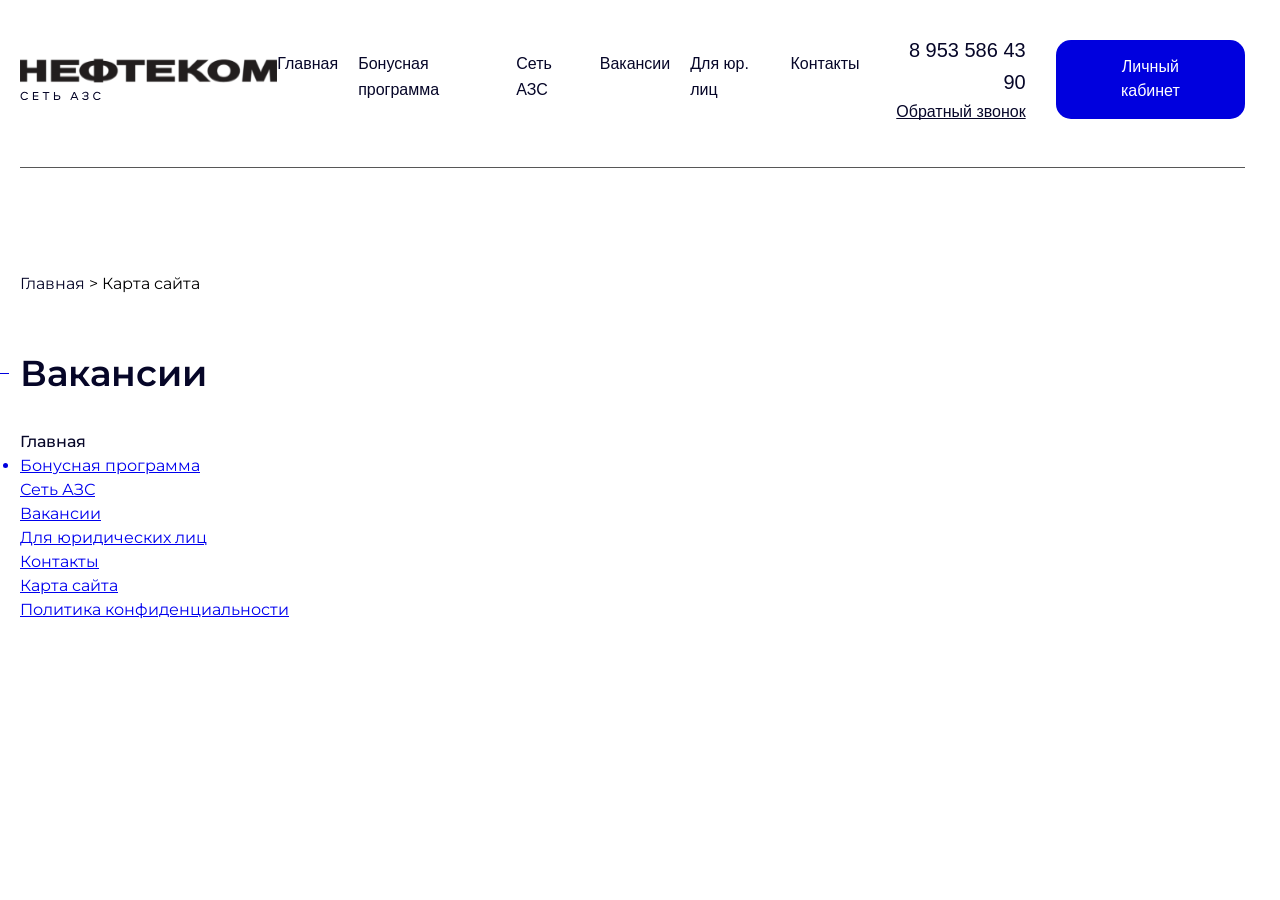
<file: karta-saita.html>
<!DOCTYPE html>
<html lang="ru">
<head>
    <meta charset="UTF-8">
    <meta name="viewport" content="width=device-width, initial-scale=1.0">
    <title>Карта сайта</title>
    <link rel="stylesheet" href="styles/site-map.css">
    <script src="https://api-maps.yandex.ru/2.1/?apikey=26fb654c-b639-46a8-96ff-6b8a625b2871&lang=ru_RU"></script>
    <script src="scripts/map.js"></script>
</head>
<body>
    <header>
      <div class="container">
        <div class="header__content">
          <a class="logo" href="#">
            <img src="images/black logo.svg" alt="Logo" class="header__logo"/>
          </a>

          <div class="header__right">
            <nav class="header__nav">
              <ul class="header__nav-links">
                <li><a href="index.html" class="header__link">Главная</a></li>
                <li><a href="loyality.html" class="header__link">Бонусная программа</a></li>
                <li><a href="seti-azs.html" class="header__link">Сеть АЗС</a></li>
                <li><a href="vacancies.html" class="header__link">Вакансии</a></li>
                <li><a href="dlya-ur-lic.html" class="header__link">Для юр. лиц</a></li>
                <li><a href="kontakti.html" class="header__link">Контакты</a></li>
              </ul>
            </nav>

            <div class="call">
              <a class="number" href="tel:+89535864390">8 953 586 43 90</a>
              <a href="#" class="form__call">Обратный звонок</a>
            </div>

            <button class="header__btn">Личный кабинет</button>
          </div>
        </div>
      </div> </header>

    <main>
        <div class="site-map-section">
            <div class="container">
                 <div class="home__bonus-text">
                  <p class="home__bonus">
                    <a class="home__link" href="index.html">Главная</a>
                    <span class="home__span">&#62;</span> Карта сайта
                  </p>
                </div>

                <div class="gas__title">
          <h1 class="gas__text">Вакансии</h1>
        </div>

            <p class="site-map-title">
                Главная
            </p>

            <ul class="site-map-ul">
                <li><a href="#" class="site-map-a">Бонусная программа</a></li>
                <a href="#" class="site-map-a">Сеть АЗС</a>
                <a href="#" class="site-map-a">Вакансии</a>
                <a href="#" class="site-map-a">Для юридических лиц</a>
                <a href="#" class="site-map-a">Контакты</a>
                <a href="#" class="site-map-a">Карта сайта</a>
                <a href="#" class="site-map-a">Политика конфиденциальности</a>
            </ul>

            </div>
        </div>
    </main>

</body>
</html>
</file>
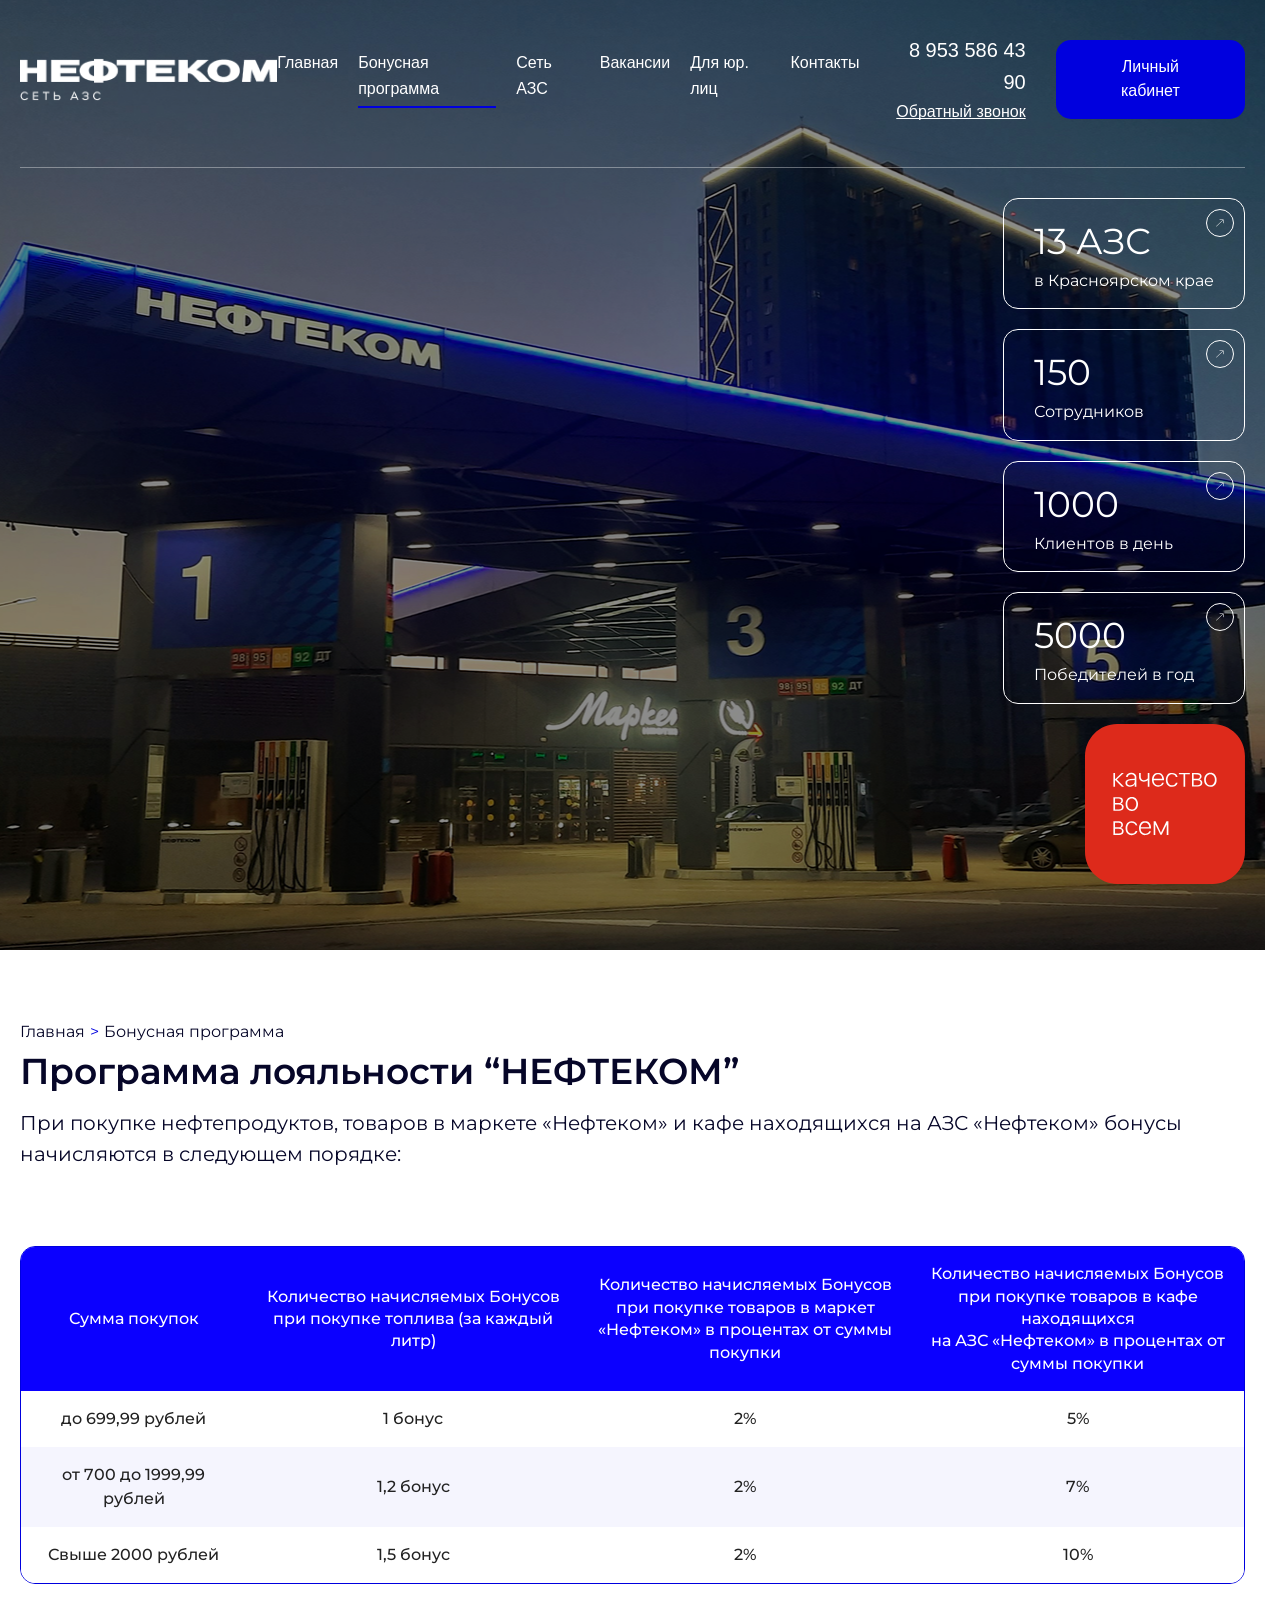
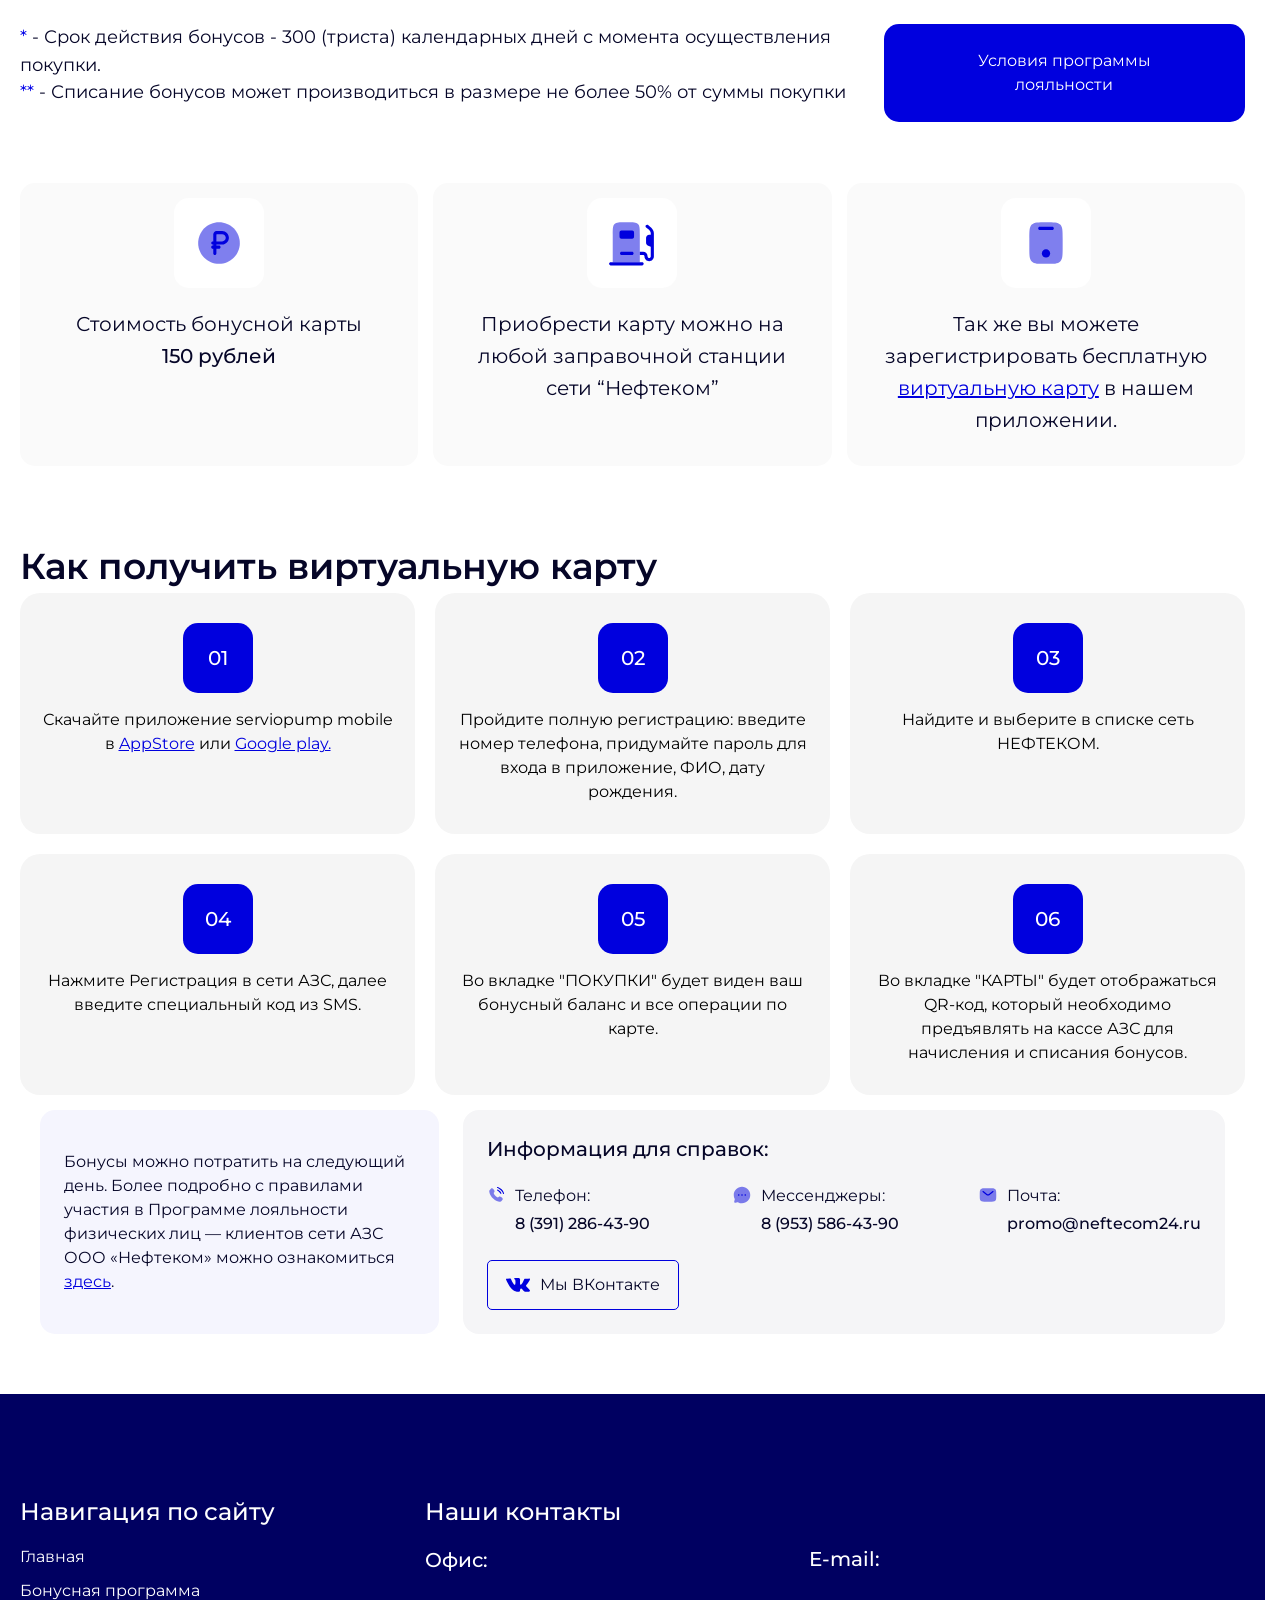
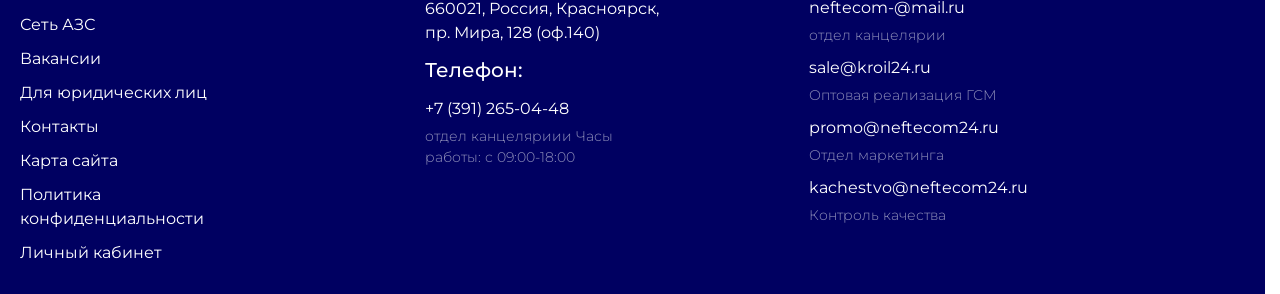
<file: loyality.html>
<!doctype html>
<html lang="ru">
  <head>
    <meta charset="UTF-8" />
    <meta name="viewport" content="width=device-width, initial-scale=1.0" />
    <title>Программа лояльности</title>
    <script src="scripts/map.js"></script>
    <script src="scripts/animateBonus.js"></script>
    <script src="scripts/script.js"></script>

    <link rel="stylesheet" href="styles/loyality.css" />
  </head>
  <body>
    <header>
      <div class="container">
        <div class="header__content">
          <a class="logo" href="#"
            ><img src="images/logo.png" alt="Logo" class="header__logo"
          /></a>

          <div class="header__right">
            <nav class="header__nav">
              <ul class="header__nav-links">
                <li><a href="index.html" class="header__link">Главная</a></li>
                <li>
                  <a href="loyality.html" class="header__link active"
                    >Бонусная программа</a
                  >
                </li>
                <li><a href="seti-azs.html" class="header__link">Сеть АЗС</a></li>
                <li><a href="#" class="header__link">Вакансии</a></li>
                <li><a href="#" class="header__link">Для юр. лиц</a></li>
                <li><a href="#" class="header__link">Контакты</a></li>
              </ul>
            </nav>

            <div class="call">
              <a class="number" href="tel:+89535864390">8 953 586 43 90</a>
              <a href="#" class="form__call">Обратный звонок</a>
            </div>

            <button class="header__btn">Личный кабинет</button>
          </div>
        </div>

        <div class="block__section">
          <div class="block__content">
            <div class="card__block-flex">
              <div class="card-item">
                <a href="#">
                  <div class="img--card">
                    <svg
                      class="card-img"
                      width="28"
                      height="28"
                      viewBox="0 0 28 28"
                      fill="none"
                      xmlns="http://www.w3.org/2000/svg"
                    >
                      <circle cx="14" cy="14" r="13.5" stroke="white" />
                      <path
                        d="M17.5892 14.0304V10.659C17.5892 10.5229 17.4708 10.4102 17.3279 10.4102H13.788C13.6451 10.4102 13.5267 10.5229 13.5267 10.659C13.5267 10.7951 13.6492 10.9118 13.7921 10.9118L16.7073 10.9157L10.1337 17.1801C10.0317 17.2773 10.0194 17.4251 10.1215 17.5223C10.2236 17.6195 10.3787 17.6079 10.4808 17.5106L17.0544 11.2501L17.0585 14.0265C17.0585 14.0965 17.0911 14.1587 17.136 14.2054C17.185 14.252 17.2504 14.2793 17.3238 14.2793C17.4708 14.2793 17.5892 14.1665 17.5892 14.0304Z"
                        fill="white"
                      />
                    </svg>
                  </div>
                  <p class="card__text">13 АЗС</p>
                  <p class="card__desc">в Красноярском крае</p>
                </a>
              </div>

              <div class="card-item">
                <a href="#">
                  <div class="img--card">
                    <svg
                      class="card-img"
                      width="28"
                      height="28"
                      viewBox="0 0 28 28"
                      fill="none"
                      xmlns="http://www.w3.org/2000/svg"
                    >
                      <circle cx="14" cy="14" r="13.5" stroke="white" />
                      <path
                        d="M17.5892 14.0304V10.659C17.5892 10.5229 17.4708 10.4102 17.3279 10.4102H13.788C13.6451 10.4102 13.5267 10.5229 13.5267 10.659C13.5267 10.7951 13.6492 10.9118 13.7921 10.9118L16.7073 10.9157L10.1337 17.1801C10.0317 17.2773 10.0194 17.4251 10.1215 17.5223C10.2236 17.6195 10.3787 17.6079 10.4808 17.5106L17.0544 11.2501L17.0585 14.0265C17.0585 14.0965 17.0911 14.1587 17.136 14.2054C17.185 14.252 17.2504 14.2793 17.3238 14.2793C17.4708 14.2793 17.5892 14.1665 17.5892 14.0304Z"
                        fill="white"
                      />
                    </svg>
                  </div>
                  <p class="card__text">150</p>
                  <p class="card__desc">Сотрудников</p>
                </a>
              </div>

              <div class="card-item">
                <a href="#">
                  <div class="img--card">
                    <svg
                      class="card-img"
                      width="28"
                      height="28"
                      viewBox="0 0 28 28"
                      fill="none"
                      xmlns="http://www.w3.org/2000/svg"
                    >
                      <circle cx="14" cy="14" r="13.5" stroke="white" />
                      <path
                        d="M17.5892 14.0304V10.659C17.5892 10.5229 17.4708 10.4102 17.3279 10.4102H13.788C13.6451 10.4102 13.5267 10.5229 13.5267 10.659C13.5267 10.7951 13.6492 10.9118 13.7921 10.9118L16.7073 10.9157L10.1337 17.1801C10.0317 17.2773 10.0194 17.4251 10.1215 17.5223C10.2236 17.6195 10.3787 17.6079 10.4808 17.5106L17.0544 11.2501L17.0585 14.0265C17.0585 14.0965 17.0911 14.1587 17.136 14.2054C17.185 14.252 17.2504 14.2793 17.3238 14.2793C17.4708 14.2793 17.5892 14.1665 17.5892 14.0304Z"
                        fill="white"
                      />
                    </svg>
                  </div>
                  <p class="card__text">1000</p>
                  <p class="card__desc">Клиентов в день</p>
                </a>
              </div>

              <div class="card-item">
                <a href="#">
                  <div class="img--card">
                    <svg
                      class="card-img"
                      width="28"
                      height="28"
                      viewBox="0 0 28 28"
                      fill="none"
                      xmlns="http://www.w3.org/2000/svg"
                    >
                      <circle cx="14" cy="14" r="13.5" stroke="white" />
                      <path
                        d="M17.5892 14.0304V10.659C17.5892 10.5229 17.4708 10.4102 17.3279 10.4102H13.788C13.6451 10.4102 13.5267 10.5229 13.5267 10.659C13.5267 10.7951 13.6492 10.9118 13.7921 10.9118L16.7073 10.9157L10.1337 17.1801C10.0317 17.2773 10.0194 17.4251 10.1215 17.5223C10.2236 17.6195 10.3787 17.6079 10.4808 17.5106L17.0544 11.2501L17.0585 14.0265C17.0585 14.0965 17.0911 14.1587 17.136 14.2054C17.185 14.252 17.2504 14.2793 17.3238 14.2793C17.4708 14.2793 17.5892 14.1665 17.5892 14.0304Z"
                        fill="white"
                      />
                    </svg>
                  </div>
                  <p class="card__text">5000</p>
                  <p class="card__desc">Победителей в год</p>
                </a>
              </div>

              <div class="quality-all">
                <img
                  class="quality__img"
                  src="images/Vector.svg"
                  draggable="false"
                  alt=""
                />
              </div>
            </div>
          </div>
        </div>
      </div>
    </header>

    <main>
      <section class="loyality__section">
        <div class="container">
          <div class="home__bonus-text">
            <p class="home__bonus">
              <a class="home__link" href="index.html">Главная</a> <span class="home__span">&#62;</span>Бонусная программа
            </p>
          </div>

          <div class="loality__programm">
            <h1 class="loaylity__text">Программа лояльности “НЕФТЕКОМ”</h1>
            <p class="loyality__desc">
              При покупке нефтепродуктов, товаров в маркете «Нефтеком» и кафе
              находящихся на АЗС «Нефтеком» бонусы начисляются в следующем
              порядке:
            </p>
          </div>

          <div class="table__wrapper">
            <table class="table__loyality">
              <thead>
                <tr>
                  <th>Сумма покупок</th>
                  <th>
                    Количество начисляемых Бонусов при покупке топлива (за
                    каждый литр)
                  </th>
                  <th>
                    Количество начисляемых Бонусов при покупке товаров в маркет
                    «Нефтеком» в процентах от суммы покупки
                  </th>
                  <th>
                    Количество начисляемых Бонусов при покупке товаров в кафе
                    находящихся <br />
                    на АЗС «Нефтеком» в процентах от суммы покупки
                  </th>
                </tr>
              </thead>

              <tbody>
                <tr>
                  <td>до 699,99 рублей</td>
                  <td>1 бонус</td>
                  <td>2%</td>
                  <td>5%</td>
                </tr>

                <tr>
                  <td>от 700 до 1999,99 рублей</td>
                  <td>1,2 бонус</td>
                  <td>2%</td>
                  <td>7%</td>
                </tr>

                <tr>
                  <td>Свыше 2000 рублей</td>
                  <td>1,5 бонус</td>
                  <td>2%</td>
                  <td>10%</td>
                </tr>
              </tbody>
            </table>
          </div>

          <div class="under">
            <div class="undertable__text">
              <p class="under__text">
                <span class="under__span">*</span> - Срок действия бонусов - 300
                (триста) календарных дней с момента осуществления покупки.
              </p>
              <p class="under__text">
                <span class="under__span">**</span> - Списание бонусов может
                производиться в размере не более 50% от суммы покупки
              </p>
            </div>

            <div class="under__button">
              <a href="#" class="under__btn">Условия программы лояльности</a>
            </div>
          </div>

          <div class="under__card-wrapper">
            <div class="under__card-content">
              <div class="item__under">
                <img src="images/Ruble.svg" alt="" class="under__img" />
                <p class="item__under-text">
                  Стоимость бонусной карты<br/>
                  <span style="font-weight: 500;" >150 рублей</span>
                </p>
              </div>

              <div class="item__under">
                <img src="images/Gas Station.svg" alt="" class="under__img" />
                <p class="item__under-text">
                  Приобрести карту можно на любой заправочной станции сети
                  “Нефтеком”
                </p>
              </div>

              <div class="item__under">
                <img src="images/Smartphone 2.svg" alt="" class="under__img" />
                <p class="item__under-text">
                  Так же вы можете зарегистрировать бесплатную
                  <a class="virtual__card-link" href="#">виртуальную карту</a> в
                  нашем приложении.
                </p>
              </div>
            </div>
          </div>
        </div>
      </section>

      <section class="virtual__card-section">
        <div class="container">
            <h1 class="loaylity__text">Как получить виртуальную карту</h1>

            <div class="virtual__card__content">
              <div class="virtual__card__item">
                <p class="virtual__card-number">01</p>
                <p class="virtual__card__title">Скачайте приложение serviopump mobile
в <a class="store-link" href="https://apps.apple.com/ru/app/servio-pump-mobile/id1458458139">AppStore</a> или <a class="store-link" href="https://play.google.com/store/apps/details?id=ru.serviopump.spmobile&hl=ru&gl=US&pli=1">Google play.</a></p>
              </div>

              <div class="virtual__card__item">
                <p class="virtual__card-number">02</p>
                <p class="virtual__card__title">Пройдите полную регистрацию: введите номер телефона, придумайте пароль для входа
в приложение, ФИО, дату рождения.</p>
              </div>

              <div class="virtual__card__item">
                <p class="virtual__card-number">03</p>
                <p class="virtual__card__title">Найдите и выберите в списке
сеть НЕФТЕКОМ.</p>
              </div>

              <div class="virtual__card__item">
                <p class="virtual__card-number">04</p>
                <p class="virtual__card__title">Нажмите Регистрация в сети АЗС, далее введите специальный код из SMS.</p>
              </div>

              <div class="virtual__card__item">
                <p class="virtual__card-number">05</p>
                <p class="virtual__card__title">Во вкладке "ПОКУПКИ" будет виден ваш бонусный баланс и все операции по карте.</p>
              </div>

              <div class="virtual__card__item">
                <p class="virtual__card-number">06</p>
                <p class="virtual__card__title">Во вкладке "КАРТЫ" будет отображаться QR-код, который необходимо предъявлять на кассе АЗС
для начисления и списания бонусов.</p>
              </div>

            </div>


            <section class="info-section">
  <div class="container">

    <div class="info-section__wrapper">

      <div class="info-section__left">
        <p class="info-section__text">
          Бонусы можно потратить на следующий день.
          Более подробно с правилами участия в Программе
          лояльности физических лиц — клиентов сети АЗС
          ООО «Нефтеком» можно ознакомиться
          <a href="physical-face.html" class="info-section__link">здесь</a>.
        </p>
      </div>

      <div class="info-section__right">

  <p class="info-for">
    Информация для справок:
  </p>

  <div class="info-grid">

    <div class="info-item">
      <img src="images/Phone Calling.svg" alt="Телефон">

      <div class="info-item__text">
        <span>Телефон:</span>

        <a href="tel:+73912864390">
          8 (391) 286-43-90
        </a>
      </div>
    </div>

    <div class="info-item">
      <img src="images/Chat Round Dots.svg" alt="Мессенджеры">

      <div class="info-item__text">
        <span>Мессенджеры:</span>

        <a href="tel:+79535864390">
          8 (953) 586-43-90
        </a>
      </div>
    </div>

    <div class="info-item">
      <img src="images/email.svg" alt="Почта">

      <div class="info-item__text">
        <span>Почта:</span>

        <a href="mailto:promo@neftecom24.ru">
          promo@neftecom24.ru
        </a>
      </div>
    </div>

  </div>

  <a href="https://vk.com/neftecom24" class="vk-btn">
    <img src="images/vk.svg" alt="VK">
    Мы ВКонтакте
  </a>

</div>

    </div>
  </div>
</section>

        </div>
      </section>
    </main>

    <footer>
      <div class="container">
        <div class="footer__content">
          <nav class="footer__nav">
            <div class="site__nav">
              <p class="site__title">Навигация по сайту</p>
              <ul class="footer__ul">
                <div class="content">
              <li><a href="index.html" class="footer__links">Главная</a></li>
              <li><a href="loyality.html" class="footer__links">Бонусная программа</a></li>
              <li><a href="seti-azs.html" class="footer__links">Сеть АЗС</a></li>
              <li><a href="#" class="footer__links">Вакансии</a></li>
              <li><a href="#" class="footer__links">Для юридических лиц</a></li>
              <li><a href="#" class="footer__links">Контакты</a></li>
              <li><a href="#" class="footer__links">Карта сайта</a></li>
              <li><a href="#" class="footer__links">Политика конфиденциальности</a></li>
              <li><a href="#" class="footer__links">Личный кабинет</a></li>
            </div>
            </ul>
            </div>

            <div class="site__nav--second">
              <p class="site__title">Наши контакты</p>
              <ul class="footer__ul">
                <div class="content">
                <p class="office">Офис:</p>
                <p class="adress">660021, Россия, Красноярск,<br> 
пр. Мира, 128 (оф.140)</p>
                  <div class="tel">
                  <p class="telephone">Телефон:</p>
                  <a href="tel:+78912650448" class="telephone__number">+7 (391) 265-04-48</a>
                  <p class="tel__desc">отдел канцеляриии
Часы работы: с 09:00-18:00</p>
                </div>
              </div>
              </ul>
            </div>

            <div class="site__nav--third">
              <ul class="footer__ul">
                
                <div class="content">
                  <p class="email-text">E-mail:</p>
                <div class="mail">
                <a href="mailto:neftecom-@mail.ru" class="email">neftecom-@mail.ru</a>
                <p class="email__desc">отдел канцелярии</p>
              </div>

              <div class="mail">
                <a href="mailto:sale@kroil24.ru" class="email">sale@kroil24.ru</a>
                <p class="email__desc">Оптовая реализация ГСМ</p>
              </div>

              <div class="mail">
                <a href="mailto:promo@neftecom24.ru" class="email">promo@neftecom24.ru</a>
                <p class="email__desc">Отдел маркетинга</p>
              </div>

              <div class="mail">
                <a href="mailto:kachestvo@neftecom24.ru" class="email">kachestvo@neftecom24.ru</a>
                <p class="email__desc">Контроль качества</p>
              </div>
            </div>
              </ul>
            </div>

          </nav>

            <div id="map-test-3" class="map3">
                
            </div>

      </div>
    </footer>

  </body>
</html>
</file>
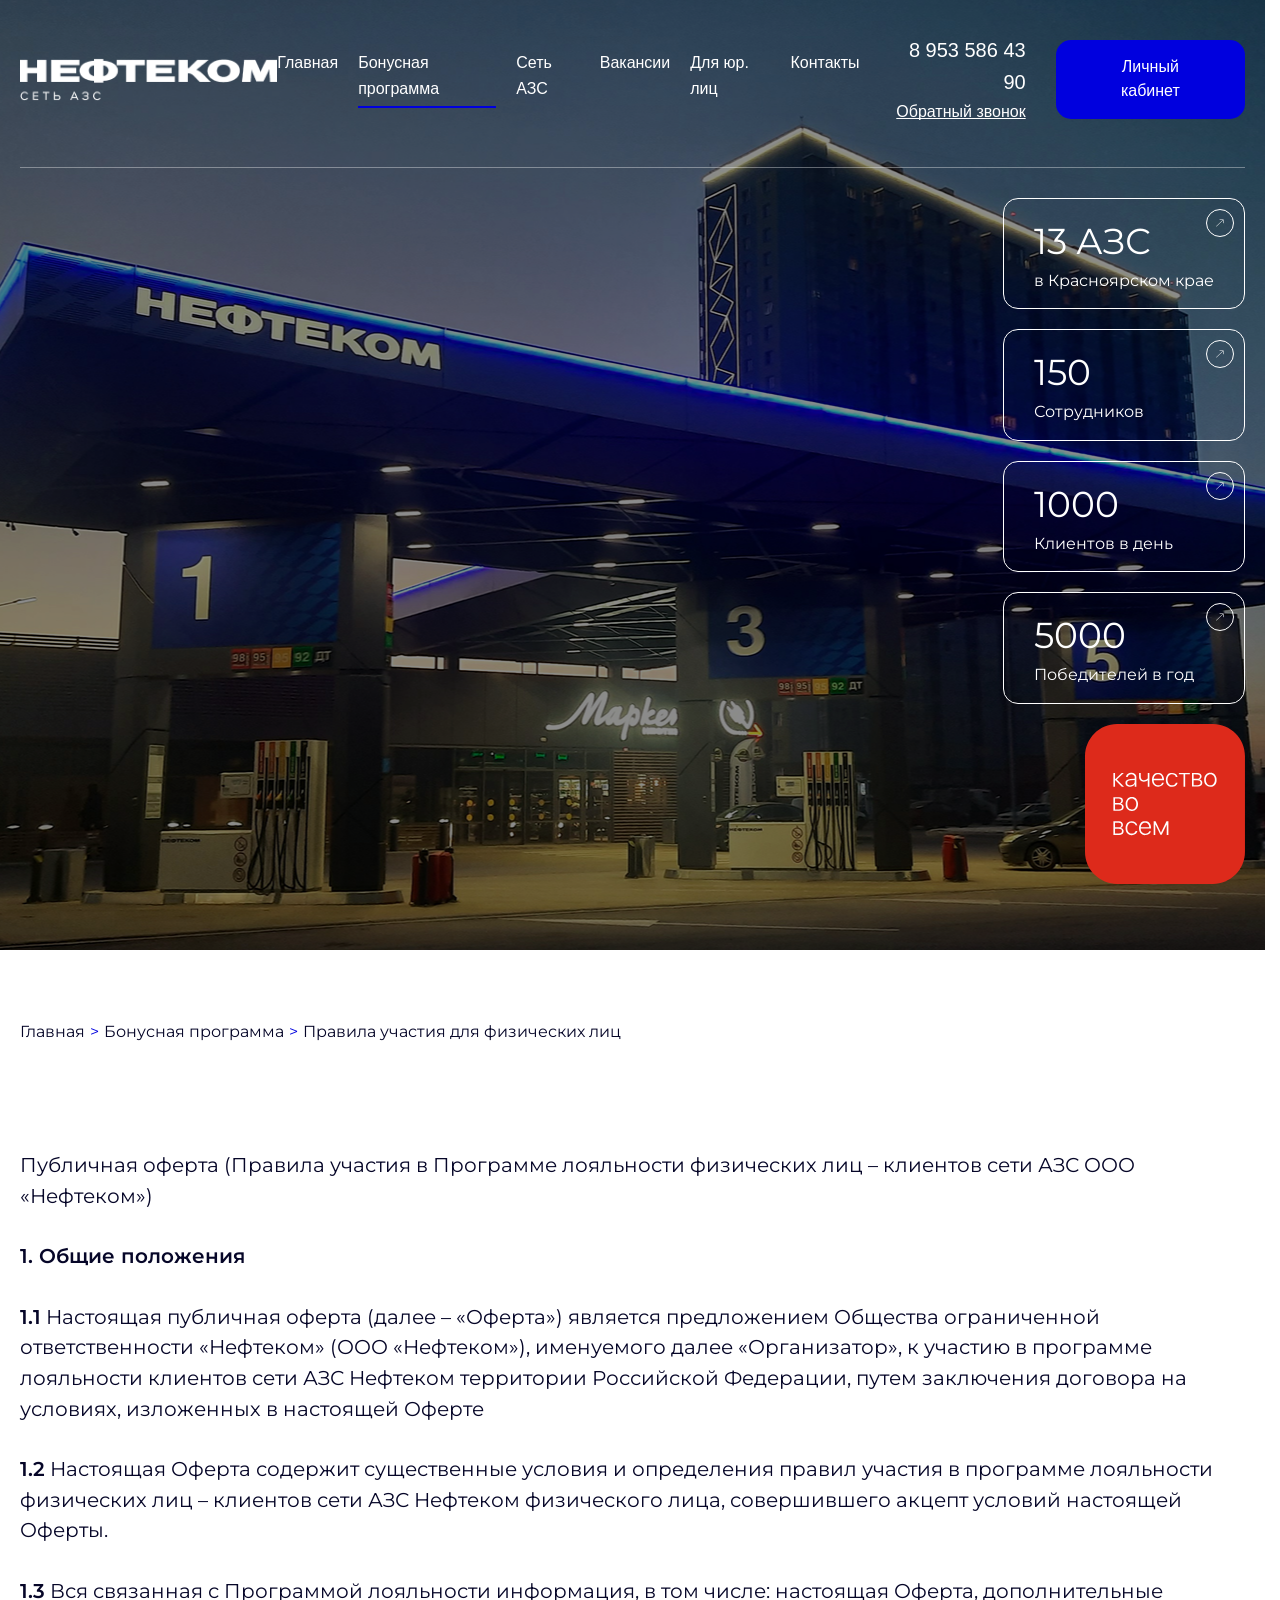
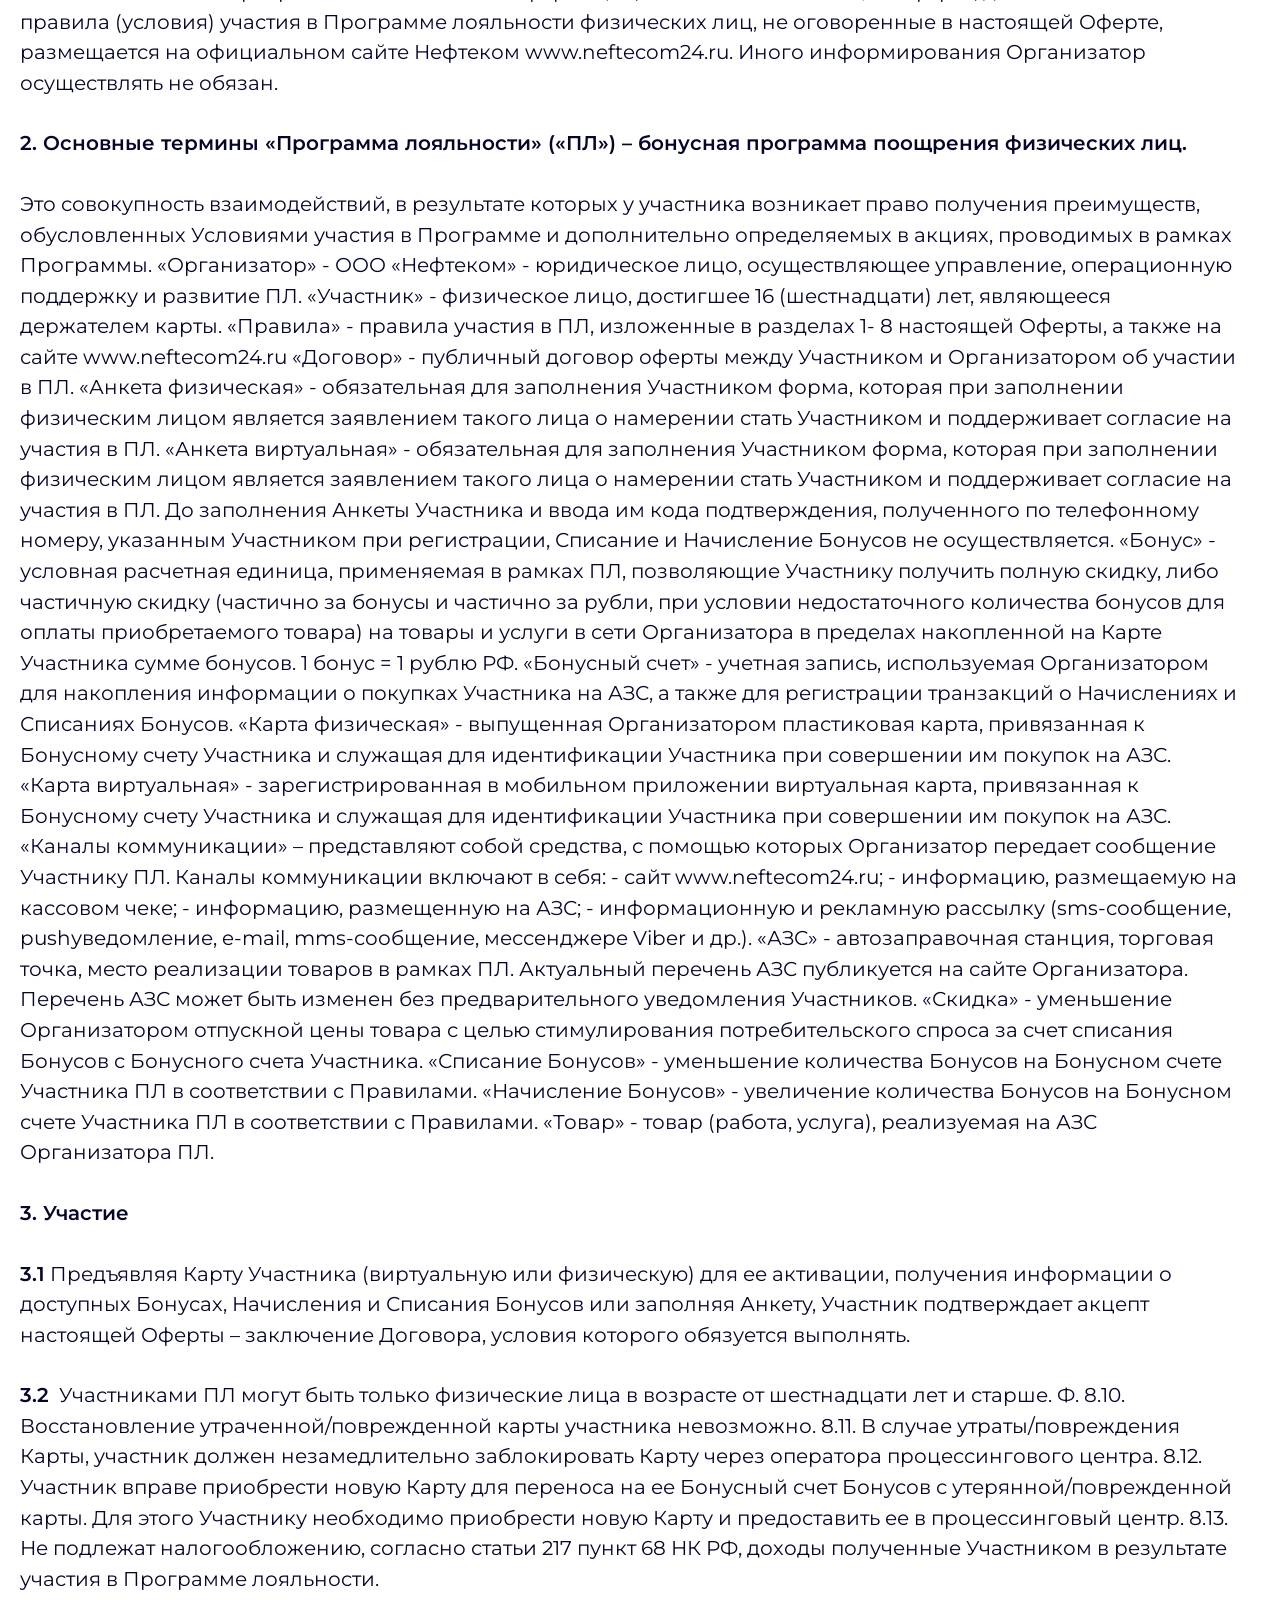
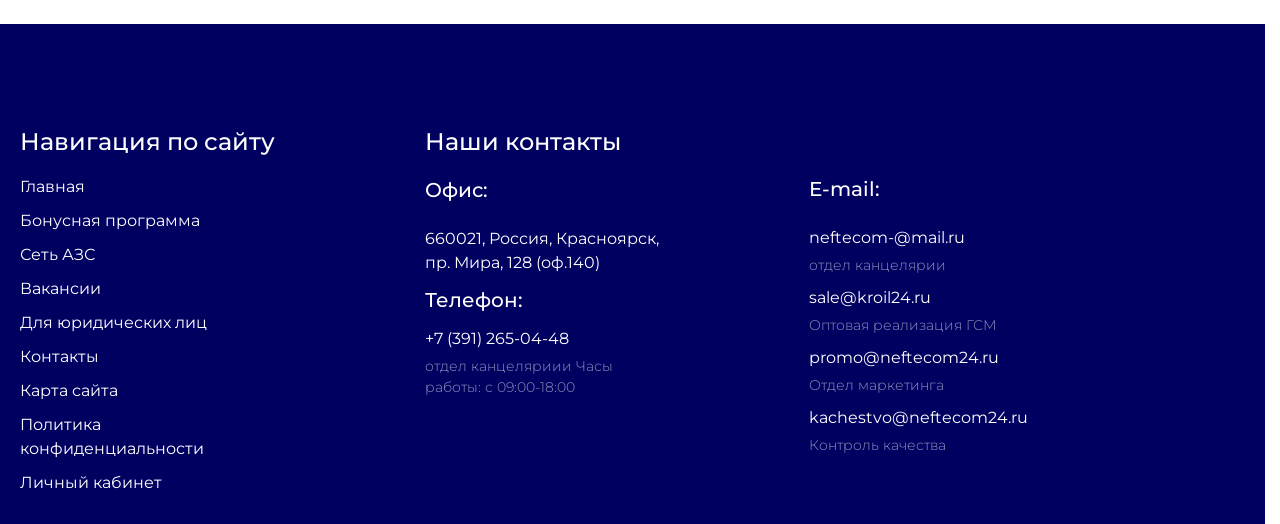
<file: physical-face.html>
<!doctype html>
<html lang="ru">
  <head>
    <meta charset="UTF-8" />
    <meta name="viewport" content="width=device-width, initial-scale=1.0" />
    <title>Информация для физических лиц</title>
    <link rel="stylesheet" href="styles/physical-face.css"/>
    <script src="https://api-maps.yandex.ru/2.1/?apikey=26fb654c-b639-46a8-96ff-6b8a625b2871&lang=ru_RU"></script>
    <script src="scripts/map.js"></script>

    <header>
      <div class="container">
        <div class="header__content">
          <a class="logo" href="#"
            ><img src="images/logo.png" alt="Logo" class="header__logo"
          /></a>

          <div class="header__right">
            <nav class="header__nav">
              <ul class="header__nav-links">
                <li><a href="index.html" class="header__link">Главная</a></li>
                <li>
                  <a href="loyality.html" class="header__link active"
                    >Бонусная программа</a
                  >
                </li>
                <li><a href="seti-azs.html" class="header__link">Сеть АЗС</a></li>
                <li><a href="vacancies.html" class="header__link">Вакансии</a></li>
                <li><a href="dlya-ur-lic.html" class="header__link">Для юр. лиц</a></li>
                <li><a href="kontakti.html" class="header__link">Контакты</a></li>
              </ul>
            </nav>

            <div class="call">
              <a class="number" href="tel:+89535864390">8 953 586 43 90</a>
              <a href="#" class="form__call">Обратный звонок</a>
            </div>

            <button class="header__btn">Личный кабинет</button>
          </div>
        </div>

        <div class="block__section">
          <div class="block__content">
            <div class="card__block-flex">
              <div class="card-item">
                <a href="#">
                  <div class="img--card">
                    <svg
                      class="card-img"
                      width="28"
                      height="28"
                      viewBox="0 0 28 28"
                      fill="none"
                      xmlns="http://www.w3.org/2000/svg"
                    >
                      <circle cx="14" cy="14" r="13.5" stroke="white" />
                      <path
                        d="M17.5892 14.0304V10.659C17.5892 10.5229 17.4708 10.4102 17.3279 10.4102H13.788C13.6451 10.4102 13.5267 10.5229 13.5267 10.659C13.5267 10.7951 13.6492 10.9118 13.7921 10.9118L16.7073 10.9157L10.1337 17.1801C10.0317 17.2773 10.0194 17.4251 10.1215 17.5223C10.2236 17.6195 10.3787 17.6079 10.4808 17.5106L17.0544 11.2501L17.0585 14.0265C17.0585 14.0965 17.0911 14.1587 17.136 14.2054C17.185 14.252 17.2504 14.2793 17.3238 14.2793C17.4708 14.2793 17.5892 14.1665 17.5892 14.0304Z"
                        fill="white"
                      />
                    </svg>
                  </div>
                  <a href="seti-azs.html" class="card__text">13 АЗС</a>
                  <p class="card__desc">в Красноярском крае</p>
                </a>
              </div>

              <div class="card-item">
                <a href="#">
                  <div class="img--card">
                    <svg
                      class="card-img"
                      width="28"
                      height="28"
                      viewBox="0 0 28 28"
                      fill="none"
                      xmlns="http://www.w3.org/2000/svg"
                    >
                      <circle cx="14" cy="14" r="13.5" stroke="white" />
                      <path
                        d="M17.5892 14.0304V10.659C17.5892 10.5229 17.4708 10.4102 17.3279 10.4102H13.788C13.6451 10.4102 13.5267 10.5229 13.5267 10.659C13.5267 10.7951 13.6492 10.9118 13.7921 10.9118L16.7073 10.9157L10.1337 17.1801C10.0317 17.2773 10.0194 17.4251 10.1215 17.5223C10.2236 17.6195 10.3787 17.6079 10.4808 17.5106L17.0544 11.2501L17.0585 14.0265C17.0585 14.0965 17.0911 14.1587 17.136 14.2054C17.185 14.252 17.2504 14.2793 17.3238 14.2793C17.4708 14.2793 17.5892 14.1665 17.5892 14.0304Z"
                        fill="white"
                      />
                    </svg>
                  </div>
                  <p class="card__text">150</p>
                  <p class="card__desc">Сотрудников</p>
                </a>
              </div>

              <div class="card-item">
                <a href="#">
                  <div class="img--card">
                    <svg
                      class="card-img"
                      width="28"
                      height="28"
                      viewBox="0 0 28 28"
                      fill="none"
                      xmlns="http://www.w3.org/2000/svg"
                    >
                      <circle cx="14" cy="14" r="13.5" stroke="white" />
                      <path
                        d="M17.5892 14.0304V10.659C17.5892 10.5229 17.4708 10.4102 17.3279 10.4102H13.788C13.6451 10.4102 13.5267 10.5229 13.5267 10.659C13.5267 10.7951 13.6492 10.9118 13.7921 10.9118L16.7073 10.9157L10.1337 17.1801C10.0317 17.2773 10.0194 17.4251 10.1215 17.5223C10.2236 17.6195 10.3787 17.6079 10.4808 17.5106L17.0544 11.2501L17.0585 14.0265C17.0585 14.0965 17.0911 14.1587 17.136 14.2054C17.185 14.252 17.2504 14.2793 17.3238 14.2793C17.4708 14.2793 17.5892 14.1665 17.5892 14.0304Z"
                        fill="white"
                      />
                    </svg>
                  </div>
                  <p class="card__text">1000</p>
                  <p class="card__desc">Клиентов в день</p>
                </a>
              </div>

              <div class="card-item">
                <a href="#">
                  <div class="img--card">
                    <svg
                      class="card-img"
                      width="28"
                      height="28"
                      viewBox="0 0 28 28"
                      fill="none"
                      xmlns="http://www.w3.org/2000/svg"
                    >
                      <circle cx="14" cy="14" r="13.5" stroke="white" />
                      <path
                        d="M17.5892 14.0304V10.659C17.5892 10.5229 17.4708 10.4102 17.3279 10.4102H13.788C13.6451 10.4102 13.5267 10.5229 13.5267 10.659C13.5267 10.7951 13.6492 10.9118 13.7921 10.9118L16.7073 10.9157L10.1337 17.1801C10.0317 17.2773 10.0194 17.4251 10.1215 17.5223C10.2236 17.6195 10.3787 17.6079 10.4808 17.5106L17.0544 11.2501L17.0585 14.0265C17.0585 14.0965 17.0911 14.1587 17.136 14.2054C17.185 14.252 17.2504 14.2793 17.3238 14.2793C17.4708 14.2793 17.5892 14.1665 17.5892 14.0304Z"
                        fill="white"
                      />
                    </svg>
                  </div>
                  <p class="card__text">5000</p>
                  <p class="card__desc">Победителей в год</p>
                </a>
              </div>

              <div class="quality-all">
                <img
                  class="quality__img"
                  src="images/Vector.svg"
                  draggable="false"
                  alt=""
                />
              </div>
            </div>
          </div>
        </div>
      </div>
    </header>

    <section class="phys-section">
      <div class="container">
        <div class="home__bonus-text">
          <p class="home__bonus">
            <a class="home__link" href="index.html">Главная</a>
            <span class="home__span">&#62;</span>
            <a href="loyality.html" class="home__link">Бонусная программа</a>
            <span class="home__span">&#62;</span> Правила участия для физических
            лиц
          </p>
        </div>
        <div class="phys-content">
          <p class="phys-text">
            Публичная оферта (Правила участия в Программе лояльности физических
            лиц – клиентов сети АЗС ООО «Нефтеком»)
          </p>
          <p class="phys-text"><strong>1. Общие положения </strong></p>
          <p class="phys-text">
            <strong>1.1</strong>Настоящая публичная оферта (далее – «Оферта»)
            является предложением Общества ограниченной ответственности
            «Нефтеком» (ООО «Нефтеком»), именуемого далее «Организатор», к
            участию в программе лояльности клиентов сети АЗС Нефтеком территории
            Российской Федерации, путем заключения договора на условиях,
            изложенных в настоящей Оферте
          </p>
          <p class="phys-text">
            <strong>1.2</strong>Настоящая Оферта содержит существенные условия и
            определения правил участия в программе лояльности физических лиц –
            клиентов сети АЗС Нефтеком физического лица, совершившего акцепт
            условий настоящей Оферты.
          </p>
          <p class="phys-text">
            <strong>1.3</strong>Вся связанная с Программой лояльности
            информация, в том числе: настоящая Оферта, дополнительные правила
            (условия) участия в Программе лояльности физических лиц, не
            оговоренные в настоящей Оферте, размещается на официальном сайте
            Нефтеком www.neftecom24.ru. Иного информирования Организатор
            осуществлять не обязан.
          </p>
          <p class="phys-text">
            <strong
              >2. Основные термины «Программа лояльности» («ПЛ») – бонусная
              программа поощрения физических лиц.</strong
            >
          </p>
          <p class="phys-text">
            Это совокупность взаимодействий, в результате которых у участника
            возникает право получения преимуществ, обусловленных Условиями
            участия в Программе и дополнительно определяемых в акциях,
            проводимых в рамках Программы. «Организатор» - ООО «Нефтеком» -
            юридическое лицо, осуществляющее управление, операционную поддержку
            и развитие ПЛ. «Участник» - физическое лицо, достигшее 16
            (шестнадцати) лет, являющееся держателем карты. «Правила» - правила
            участия в ПЛ, изложенные в разделах 1- 8 настоящей Оферты, а также
            на сайте www.neftecom24.ru «Договор» - публичный договор оферты
            между Участником и Организатором об участии в ПЛ. «Анкета
            физическая» - обязательная для заполнения Участником форма, которая
            при заполнении физическим лицом является заявлением такого лица о
            намерении стать Участником и поддерживает согласие на участия в ПЛ.
            «Анкета виртуальная» - обязательная для заполнения Участником форма,
            которая при заполнении физическим лицом является заявлением такого
            лица о намерении стать Участником и поддерживает согласие на участия
            в ПЛ. До заполнения Анкеты Участника и ввода им кода подтверждения,
            полученного по телефонному номеру, указанным Участником при
            регистрации, Списание и Начисление Бонусов не осуществляется.
            «Бонус» - условная расчетная единица, применяемая в рамках ПЛ,
            позволяющие Участнику получить полную скидку, либо частичную скидку
            (частично за бонусы и частично за рубли, при условии недостаточного
            количества бонусов для оплаты приобретаемого товара) на товары и
            услуги в сети Организатора в пределах накопленной на Карте Участника
            сумме бонусов. 1 бонус = 1 рублю РФ. «Бонусный счет» - учетная
            запись, используемая Организатором для накопления информации о
            покупках Участника на АЗС, а также для регистрации транзакций о
            Начислениях и Списаниях Бонусов. «Карта физическая» - выпущенная
            Организатором пластиковая карта, привязанная к Бонусному счету
            Участника и служащая для идентификации Участника при совершении им
            покупок на АЗС. «Карта виртуальная» - зарегистрированная в мобильном
            приложении виртуальная карта, привязанная к Бонусному счету
            Участника и служащая для идентификации Участника при совершении им
            покупок на АЗС. «Каналы коммуникации» – представляют собой средства,
            с помощью которых Организатор передает сообщение Участнику ПЛ.
            Каналы коммуникации включают в себя: - сайт www.neftecom24.ru; -
            информацию, размещаемую на кассовом чеке; - информацию, размещенную
            на АЗС; - информационную и рекламную рассылку (sms-сообщение,
            pushуведомление, e-mаil, mms-сообщение, мессенджере Viber и др.).
            «АЗС» - автозаправочная станция, торговая точка, место реализации
            товаров в рамках ПЛ. Актуальный перечень АЗС публикуется на сайте
            Организатора. Перечень АЗС может быть изменен без предварительного
            уведомления Участников. «Скидка» - уменьшение Организатором
            отпускной цены товара с целью стимулирования потребительского спроса
            за счет списания Бонусов с Бонусного счета Участника. «Списание
            Бонусов» - уменьшение количества Бонусов на Бонусном счете Участника
            ПЛ в соответствии с Правилами. «Начисление Бонусов» - увеличение
            количества Бонусов на Бонусном счете Участника ПЛ в соответствии с
            Правилами. «Товар» - товар (работа, услуга), реализуемая на АЗС
            Организатора ПЛ.
          </p>
          <p class="phys-text"><strong>3. Участие </strong></p>
          <p class="phys-text"><strong>3.1</strong>Предъявляя Карту Участника (виртуальную или физическую) для ее активации, получения информации о доступных Бонусах, Начисления и Списания Бонусов или заполняя Анкету, Участник подтверждает акцепт настоящей Оферты – заключение Договора, условия которого обязуется выполнять.</p>
          <p class="phys-text"><strong>3.2</strong> Участниками ПЛ могут быть только физические лица в возрасте от шестнадцати лет и старше. Ф. 8.10. Восстановление утраченной/поврежденной карты участника невозможно. 8.11. В случае утраты/повреждения Карты, участник должен незамедлительно заблокировать Карту через оператора процессингового центра. 8.12. Участник вправе приобрести новую Карту для переноса на ее Бонусный счет Бонусов с утерянной/поврежденной карты. Для этого Участнику необходимо приобрести новую Карту и предоставить ее в процессинговый центр. 8.13. Не подлежат налогообложению, согласно статьи 217 пункт 68 НК РФ, доходы полученные Участником в результате участия в Программе лояльности.</p>


        </div>
      </div>

      <footer>
      <div class="container">
        <div class="footer__content">
          <nav class="footer__nav">
            <div class="site__nav">
              <p class="site__title">Навигация по сайту</p>
              <ul class="footer__ul">
                <div class="content">
              <li><a href="index.html" class="footer__links">Главная</a></li>
              <li><a href="loyality.html" class="footer__links">Бонусная программа</a></li>
              <li><a href="seti-azs.html" class="footer__links">Сеть АЗС</a></li>
              <li><a href="#" class="footer__links">Вакансии</a></li>
              <li><a href="#" class="footer__links">Для юридических лиц</a></li>
              <li><a href="#" class="footer__links">Контакты</a></li>
              <li><a href="#" class="footer__links">Карта сайта</a></li>
              <li><a href="#" class="footer__links">Политика конфиденциальности</a></li>
              <li><a href="#" class="footer__links">Личный кабинет</a></li>
            </div>
            </ul>
            </div>

            <div class="site__nav--second">
              <p class="site__title">Наши контакты</p>
              <ul class="footer__ul">
                <div class="content">
                <p class="office">Офис:</p>
                <p class="adress">660021, Россия, Красноярск,<br> 
пр. Мира, 128 (оф.140)</p>
                  <div class="tel">
                  <p class="telephone">Телефон:</p>
                  <a href="tel:+78912650448" class="telephone__number">+7 (391) 265-04-48</a>
                  <p class="tel__desc">отдел канцеляриии
Часы работы: с 09:00-18:00</p>
                </div>
              </div>
              </ul>
            </div>

            <div class="site__nav--third">
              <ul class="footer__ul">
                
                <div class="content">
                  <p class="email-text">E-mail:</p>
                <div class="mail">
                <a href="mailto:neftecom-@mail.ru" class="email">neftecom-@mail.ru</a>
                <p class="email__desc">отдел канцелярии</p>
              </div>

              <div class="mail">
                <a href="mailto:sale@kroil24.ru" class="email">sale@kroil24.ru</a>
                <p class="email__desc">Оптовая реализация ГСМ</p>
              </div>

              <div class="mail">
                <a href="mailto:promo@neftecom24.ru" class="email">promo@neftecom24.ru</a>
                <p class="email__desc">Отдел маркетинга</p>
              </div>

              <div class="mail">
                <a href="mailto:kachestvo@neftecom24.ru" class="email">kachestvo@neftecom24.ru</a>
                <p class="email__desc">Контроль качества</p>
              </div>
            </div>
              </ul>
            </div>

          </nav>

            <div id="map-test-5" class="map5">
                
            </div>

      </div>
    </footer>

    </section>
  </head>
  <body></body>
</html>
</file>
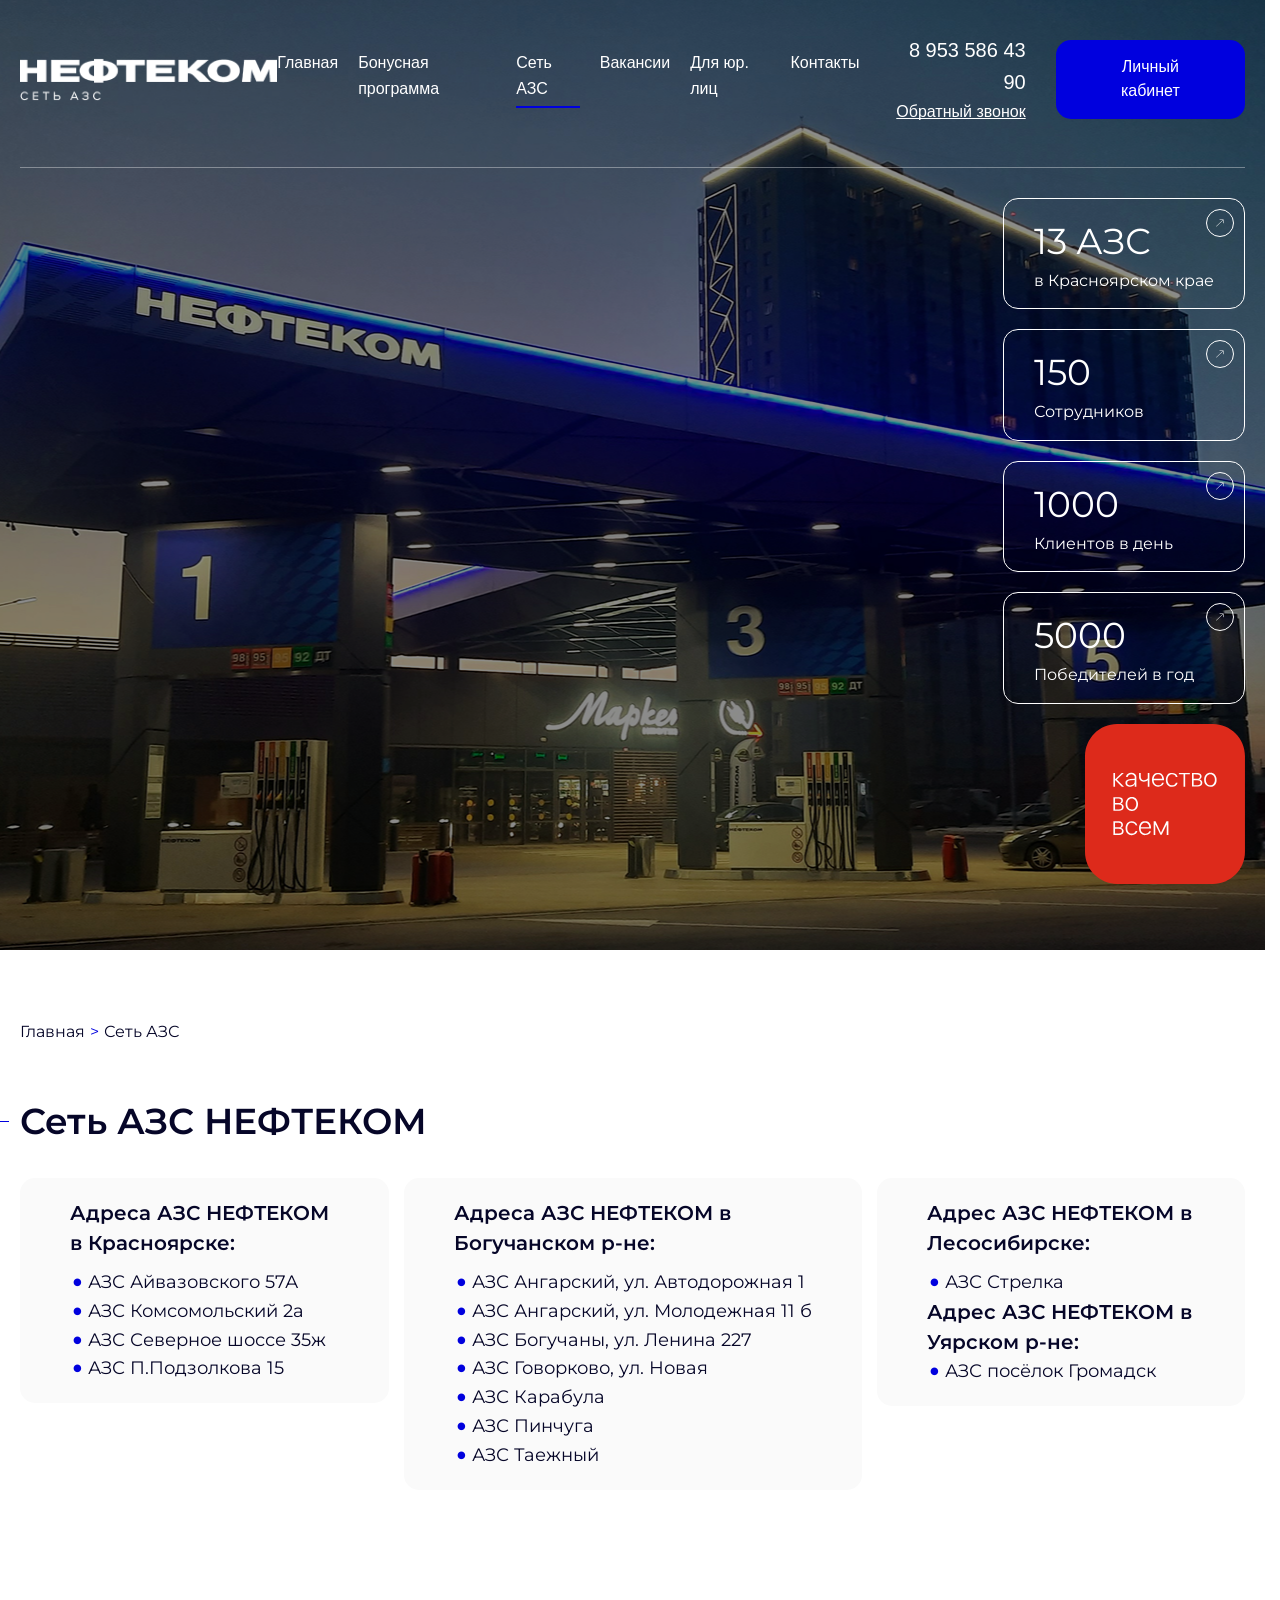
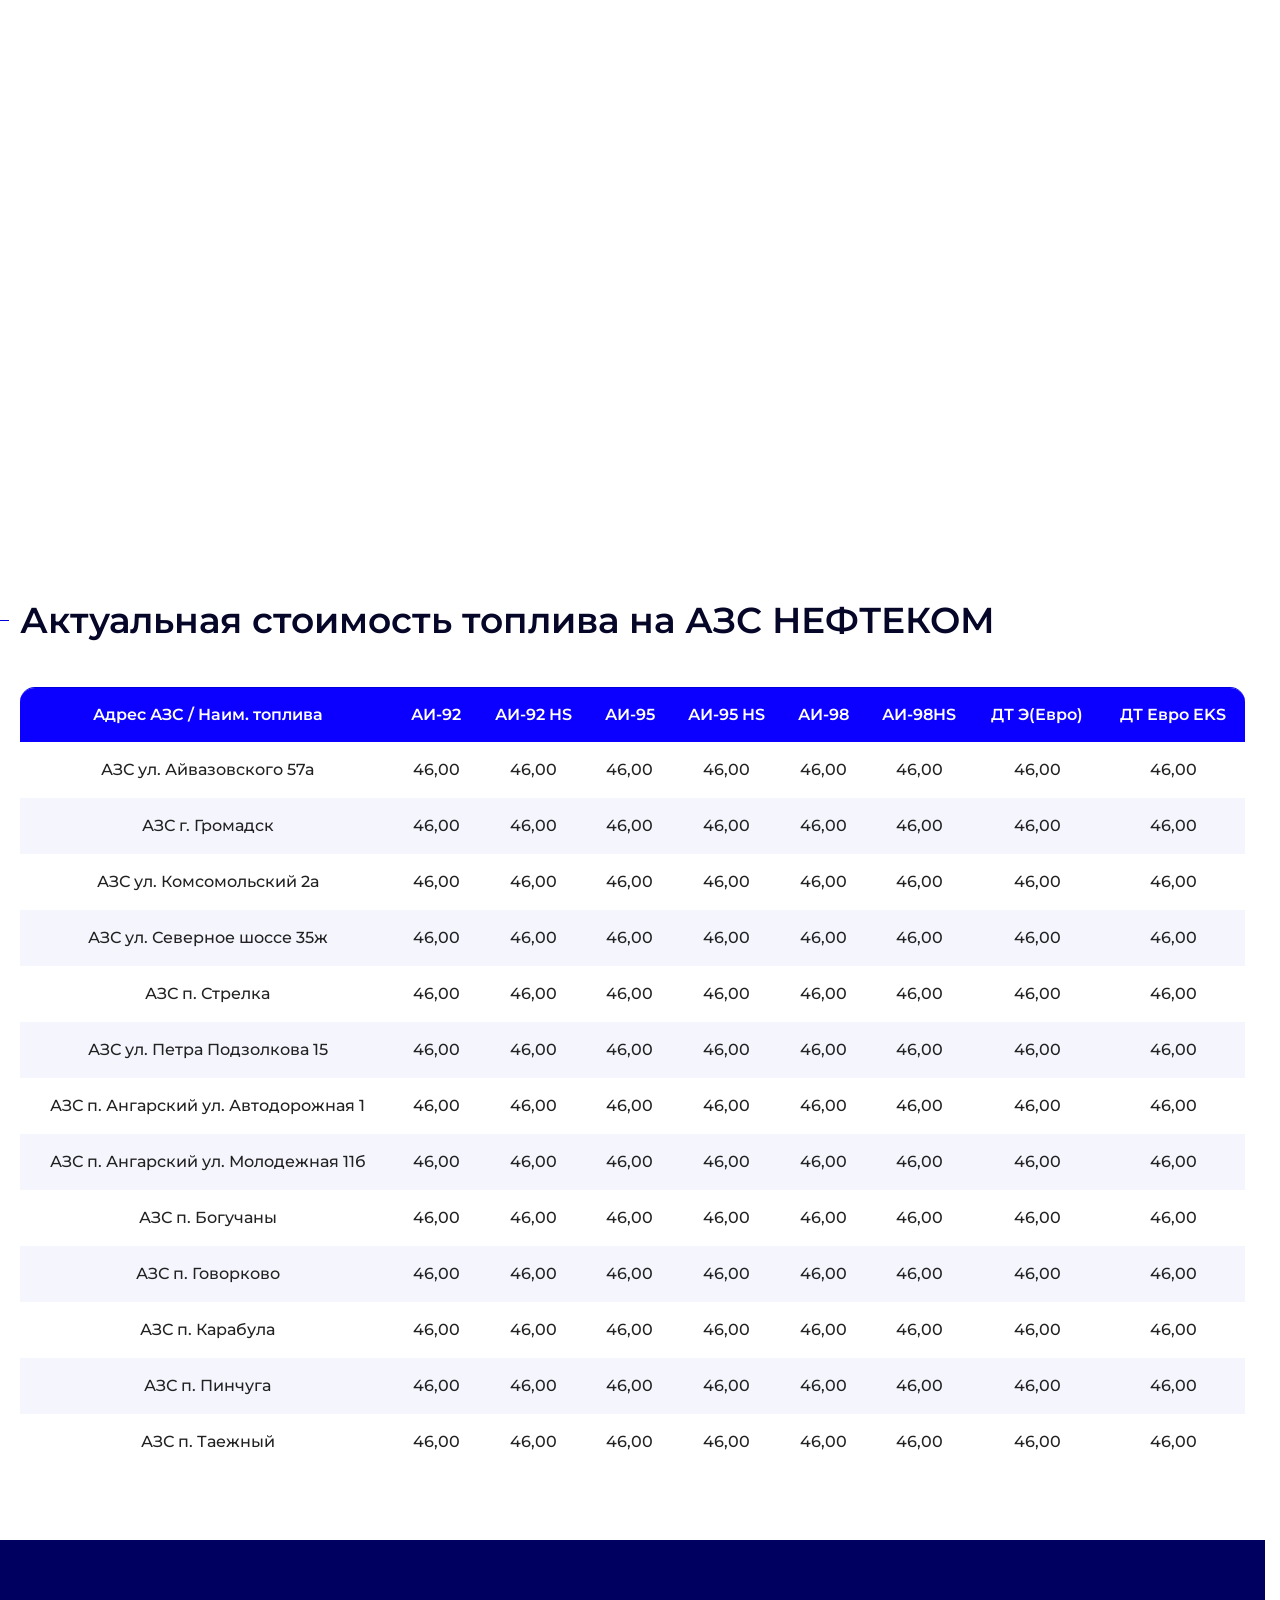
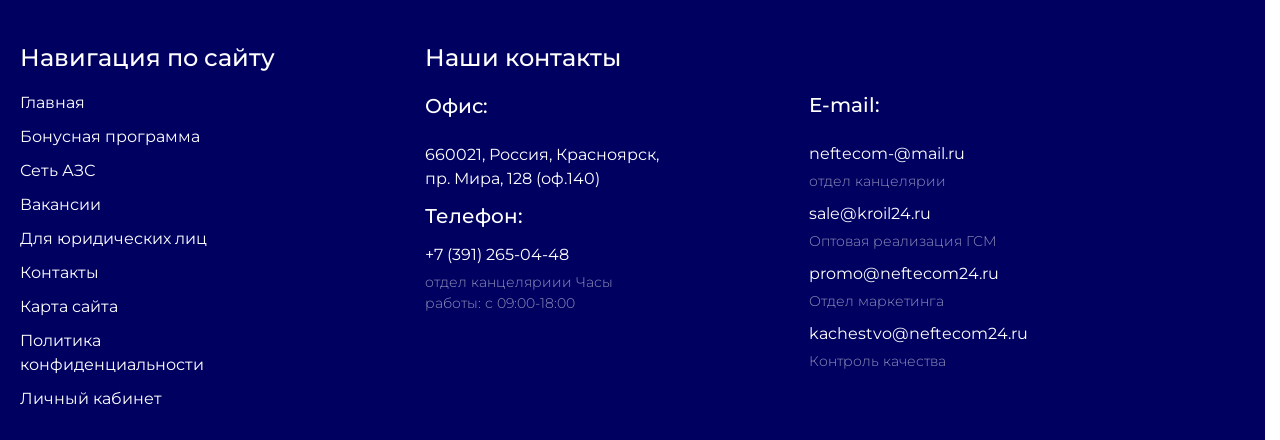
<file: seti-azs.html>
<!doctype html>
<html lang="ru">
  <head>
    <meta charset="UTF-8" />
    <meta name="viewport" content="width=device-width, initial-scale=1.0" />
    <title>Сети АЗС НЕФТЕКОМ</title>
    <link rel="stylesheet" href="styles/seti-azs.css" />
    <script src="https://api-maps.yandex.ru/2.1/?apikey=26fb654c-b639-46a8-96ff-6b8a625b2871&lang=ru_RU"></script>
    <script src="scripts/map.js"></script>
    
  </head>
  <body>
    <header>
      <div class="container">
        <div class="header__content">
          <a class="logo" href="#"
            ><img src="images/logo.png" alt="Logo" class="header__logo"
          /></a>

          <div class="header__right">
            <nav class="header__nav">
              <ul class="header__nav-links">
                <li><a href="index.html" class="header__link">Главная</a></li>
                <li>
                  <a href="loyality.html" class="header__link"
                    >Бонусная программа</a
                  >
                </li>
                <li>
                  <a href="seti-azs.html" class="header__link active"
                    >Сеть АЗС</a
                  >
                </li>
                <li><a href="vacancies.html" class="header__link">Вакансии</a></li>
                <li><a href="dlya-ur-lic.html" class="header__link">Для юр. лиц</a></li>
                <li><a href="kontakti.html" class="header__link">Контакты</a></li>
              </ul>
            </nav>

            <div class="call">
              <a class="number" href="tel:+89535864390">8 953 586 43 90</a>
              <a href="#" class="form__call">Обратный звонок</a>
            </div>

            <button class="header__btn">Личный кабинет</button>
          </div>
        </div>

        <div class="block__section">
          <div class="block__content">
            <div class="card__block-flex">
              <div class="card-item">
                <a href="#">
                  <div class="img--card">
                    <svg
                      class="card-img"
                      width="28"
                      height="28"
                      viewBox="0 0 28 28"
                      fill="none"
                      xmlns="http://www.w3.org/2000/svg"
                    >
                      <circle cx="14" cy="14" r="13.5" stroke="white" />
                      <path
                        d="M17.5892 14.0304V10.659C17.5892 10.5229 17.4708 10.4102 17.3279 10.4102H13.788C13.6451 10.4102 13.5267 10.5229 13.5267 10.659C13.5267 10.7951 13.6492 10.9118 13.7921 10.9118L16.7073 10.9157L10.1337 17.1801C10.0317 17.2773 10.0194 17.4251 10.1215 17.5223C10.2236 17.6195 10.3787 17.6079 10.4808 17.5106L17.0544 11.2501L17.0585 14.0265C17.0585 14.0965 17.0911 14.1587 17.136 14.2054C17.185 14.252 17.2504 14.2793 17.3238 14.2793C17.4708 14.2793 17.5892 14.1665 17.5892 14.0304Z"
                        fill="white"
                      />
                    </svg>
                  </div>
                  <a href="seti-azs.html" class="card__text">13 АЗС</a>
                  <p class="card__desc">в Красноярском крае</p>
                </a>
              </div>

              <div class="card-item">
                <a href="#">
                  <div class="img--card">
                    <svg
                      class="card-img"
                      width="28"
                      height="28"
                      viewBox="0 0 28 28"
                      fill="none"
                      xmlns="http://www.w3.org/2000/svg"
                    >
                      <circle cx="14" cy="14" r="13.5" stroke="white" />
                      <path
                        d="M17.5892 14.0304V10.659C17.5892 10.5229 17.4708 10.4102 17.3279 10.4102H13.788C13.6451 10.4102 13.5267 10.5229 13.5267 10.659C13.5267 10.7951 13.6492 10.9118 13.7921 10.9118L16.7073 10.9157L10.1337 17.1801C10.0317 17.2773 10.0194 17.4251 10.1215 17.5223C10.2236 17.6195 10.3787 17.6079 10.4808 17.5106L17.0544 11.2501L17.0585 14.0265C17.0585 14.0965 17.0911 14.1587 17.136 14.2054C17.185 14.252 17.2504 14.2793 17.3238 14.2793C17.4708 14.2793 17.5892 14.1665 17.5892 14.0304Z"
                        fill="white"
                      />
                    </svg>
                  </div>
                  <p class="card__text">150</p>
                  <p class="card__desc">Сотрудников</p>
                </a>
              </div>

              <div class="card-item">
                <a href="#">
                  <div class="img--card">
                    <svg
                      class="card-img"
                      width="28"
                      height="28"
                      viewBox="0 0 28 28"
                      fill="none"
                      xmlns="http://www.w3.org/2000/svg"
                    >
                      <circle cx="14" cy="14" r="13.5" stroke="white" />
                      <path
                        d="M17.5892 14.0304V10.659C17.5892 10.5229 17.4708 10.4102 17.3279 10.4102H13.788C13.6451 10.4102 13.5267 10.5229 13.5267 10.659C13.5267 10.7951 13.6492 10.9118 13.7921 10.9118L16.7073 10.9157L10.1337 17.1801C10.0317 17.2773 10.0194 17.4251 10.1215 17.5223C10.2236 17.6195 10.3787 17.6079 10.4808 17.5106L17.0544 11.2501L17.0585 14.0265C17.0585 14.0965 17.0911 14.1587 17.136 14.2054C17.185 14.252 17.2504 14.2793 17.3238 14.2793C17.4708 14.2793 17.5892 14.1665 17.5892 14.0304Z"
                        fill="white"
                      />
                    </svg>
                  </div>
                  <p class="card__text">1000</p>
                  <p class="card__desc">Клиентов в день</p>
                </a>
              </div>

              <div class="card-item">
                <a href="#">
                  <div class="img--card">
                    <svg
                      class="card-img"
                      width="28"
                      height="28"
                      viewBox="0 0 28 28"
                      fill="none"
                      xmlns="http://www.w3.org/2000/svg"
                    >
                      <circle cx="14" cy="14" r="13.5" stroke="white" />
                      <path
                        d="M17.5892 14.0304V10.659C17.5892 10.5229 17.4708 10.4102 17.3279 10.4102H13.788C13.6451 10.4102 13.5267 10.5229 13.5267 10.659C13.5267 10.7951 13.6492 10.9118 13.7921 10.9118L16.7073 10.9157L10.1337 17.1801C10.0317 17.2773 10.0194 17.4251 10.1215 17.5223C10.2236 17.6195 10.3787 17.6079 10.4808 17.5106L17.0544 11.2501L17.0585 14.0265C17.0585 14.0965 17.0911 14.1587 17.136 14.2054C17.185 14.252 17.2504 14.2793 17.3238 14.2793C17.4708 14.2793 17.5892 14.1665 17.5892 14.0304Z"
                        fill="white"
                      />
                    </svg>
                  </div>
                  <p class="card__text">5000</p>
                  <p class="card__desc">Победителей в год</p>
                </a>
              </div>

              <div class="quality-all">
                <img
                  class="quality__img"
                  src="images/Vector.svg"
                  draggable="false"
                  alt=""
                />
              </div>
            </div>
          </div>
        </div>
      </div>
    </header>

    <section class="gas__section">
      <div class="container">
        <div class="home__bonus-text">
          <p class="home__bonus">
            <a class="home__link" href="index.html">Главная</a>
            <span class="home__span">&#62;</span>Сеть АЗС
          </p>
        </div>

        <div class="gas__title">
          <h1 class="gas__text">Сеть АЗС НЕФТЕКОМ</h1>
        </div>

        <div class="azs-anim">
        <div class="azs-grid">
          <div class="azs-item">
            <p class="azs-title">Адреса АЗС НЕФТЕКОМ в Красноярске:</p>
            <ul class="azs-list">
              <li class="azs-name">АЗС Айвазовского 57А</li>
              <li class="azs-name">АЗС Комсомольский 2а</li>
              <li class="azs-name">АЗС Северное шоссе 35ж</li>
              <li class="azs-name">АЗС П.Подзолкова 15</li>
            </ul>
          </div>

          <div class="azs-item">
            <p class="azs-title">Адреса АЗС НЕФТЕКОМ в Богучанском р-не:
            <ul class="azs-list">
              <li class="azs-name">АЗС Ангарский, ул. Автодорожная 1</li>
              <li class="azs-name">АЗС Ангарский, ул. Молодежная 11 б</li>
              <li class="azs-name">АЗС Богучаны, ул. Ленина 227</li>
              <li class="azs-name">АЗС Говорково, ул. Новая</li>
              <li class="azs-name">АЗС Карабула</li>
              <li class="azs-name">АЗС Пинчуга</li>
              <li class="azs-name">АЗС Таежный</li>
            </ul>
          </div>

          <div class="azs-item">
            <p class="azs-title">Адрес АЗС НЕФТЕКОМ в Лесосибирске:</p>
            <ul class="azs-list">
              <li class="azs-name">АЗС Стрелка</li>
              <p class="azs-title">Адрес АЗС НЕФТЕКОМ в Уярском р-не:</p>
              <li class="azs-name">АЗС посёлок Громадск</li>
            </ul>
          </div>
        </div>
      </div>

      <div id="map-test-6" class="map6">
                
            </div>

            <div class="gas__title">
          <h1 class="gas__text">Актуальная стоимость топлива на АЗС НЕФТЕКОМ</h1>
            </div>


            <div class="table__wrapper">
            <table class="fuel-table">
  <thead class="fuel-table__head">
    <tr class="fuel-table__row fuel-table__row--head">
      <th class="fuel-table__cell fuel-table__cell--station">
        Адрес АЗС / Наим. топлива
      </th>
      <th class="fuel-table__cell">АИ-92</th>
      <th class="fuel-table__cell">АИ-92 HS</th>
      <th class="fuel-table__cell">АИ-95</th>
      <th class="fuel-table__cell">АИ-95 HS</th>
      <th class="fuel-table__cell">АИ-98</th>
      <th class="fuel-table__cell">АИ-98HS</th>
      <th class="fuel-table__cell">ДТ Э(Евро)</th>
      <th class="fuel-table__cell">ДТ Евро EKS</th>
    </tr>
  </thead>

  <tbody class="fuel-table__body">
    <tr class="fuel-table__row">
      <td class="fuel-table__cell fuel-table__cell--station">
        АЗС ул. Айвазовского 57а
      </td>
      <td class="fuel-table__cell">46,00</td>
      <td class="fuel-table__cell">46,00</td>
      <td class="fuel-table__cell">46,00</td>
      <td class="fuel-table__cell">46,00</td>
      <td class="fuel-table__cell">46,00</td>
      <td class="fuel-table__cell">46,00</td>
      <td class="fuel-table__cell">46,00</td>
      <td class="fuel-table__cell">46,00</td>
    </tr>

    <tr class="fuel-table__row">
      <td class="fuel-table__cell fuel-table__cell--station">
        АЗС г. Громадск
      </td>
      <td class="fuel-table__cell">46,00</td>
      <td class="fuel-table__cell">46,00</td>
      <td class="fuel-table__cell">46,00</td>
      <td class="fuel-table__cell">46,00</td>
      <td class="fuel-table__cell">46,00</td>
      <td class="fuel-table__cell">46,00</td>
      <td class="fuel-table__cell">46,00</td>
      <td class="fuel-table__cell">46,00</td>
    </tr>

    <tr class="fuel-table__row">
      <td class="fuel-table__cell fuel-table__cell--station">
        АЗС ул. Комсомольский 2а
      </td>
      <td class="fuel-table__cell">46,00</td>
      <td class="fuel-table__cell">46,00</td>
      <td class="fuel-table__cell">46,00</td>
      <td class="fuel-table__cell">46,00</td>
      <td class="fuel-table__cell">46,00</td>
      <td class="fuel-table__cell">46,00</td>
      <td class="fuel-table__cell">46,00</td>
      <td class="fuel-table__cell">46,00</td>
    </tr>

    <tr class="fuel-table__row">
      <td class="fuel-table__cell fuel-table__cell--station">
        АЗС ул. Северное шоссе 35ж
      </td>
      <td class="fuel-table__cell">46,00</td>
      <td class="fuel-table__cell">46,00</td>
      <td class="fuel-table__cell">46,00</td>
      <td class="fuel-table__cell">46,00</td>
      <td class="fuel-table__cell">46,00</td>
      <td class="fuel-table__cell">46,00</td>
      <td class="fuel-table__cell">46,00</td>
      <td class="fuel-table__cell">46,00</td>
    </tr>

    <tr class="fuel-table__row">
      <td class="fuel-table__cell fuel-table__cell--station">
        АЗС п. Стрелка
      </td>
      <td class="fuel-table__cell">46,00</td>
      <td class="fuel-table__cell">46,00</td>
      <td class="fuel-table__cell">46,00</td>
      <td class="fuel-table__cell">46,00</td>
      <td class="fuel-table__cell">46,00</td>
      <td class="fuel-table__cell">46,00</td>
      <td class="fuel-table__cell">46,00</td>
      <td class="fuel-table__cell">46,00</td>
    </tr>

    <tr class="fuel-table__row">
      <td class="fuel-table__cell fuel-table__cell--station">
        АЗС ул. Петра Подзолкова 15
      </td>
      <td class="fuel-table__cell">46,00</td>
      <td class="fuel-table__cell">46,00</td>
      <td class="fuel-table__cell">46,00</td>
      <td class="fuel-table__cell">46,00</td>
      <td class="fuel-table__cell">46,00</td>
      <td class="fuel-table__cell">46,00</td>
      <td class="fuel-table__cell">46,00</td>
      <td class="fuel-table__cell">46,00</td>
    </tr>

    <tr class="fuel-table__row">
      <td class="fuel-table__cell fuel-table__cell--station">
        АЗС п. Ангарский ул. Автодорожная 1
      </td>
      <td class="fuel-table__cell">46,00</td>
      <td class="fuel-table__cell">46,00</td>
      <td class="fuel-table__cell">46,00</td>
      <td class="fuel-table__cell">46,00</td>
      <td class="fuel-table__cell">46,00</td>
      <td class="fuel-table__cell">46,00</td>
      <td class="fuel-table__cell">46,00</td>
      <td class="fuel-table__cell">46,00</td>
    </tr>

    <tr class="fuel-table__row">
      <td class="fuel-table__cell fuel-table__cell--station">
        АЗС п. Ангарский ул. Молодежная 11б
      </td>
      <td class="fuel-table__cell">46,00</td>
      <td class="fuel-table__cell">46,00</td>
      <td class="fuel-table__cell">46,00</td>
      <td class="fuel-table__cell">46,00</td>
      <td class="fuel-table__cell">46,00</td>
      <td class="fuel-table__cell">46,00</td>
      <td class="fuel-table__cell">46,00</td>
      <td class="fuel-table__cell">46,00</td>
    </tr>

    <tr class="fuel-table__row">
      <td class="fuel-table__cell fuel-table__cell--station">
        АЗС п. Богучаны
      </td>
      <td class="fuel-table__cell">46,00</td>
      <td class="fuel-table__cell">46,00</td>
      <td class="fuel-table__cell">46,00</td>
      <td class="fuel-table__cell">46,00</td>
      <td class="fuel-table__cell">46,00</td>
      <td class="fuel-table__cell">46,00</td>
      <td class="fuel-table__cell">46,00</td>
      <td class="fuel-table__cell">46,00</td>
    </tr>

    <tr class="fuel-table__row">
      <td class="fuel-table__cell fuel-table__cell--station">
        АЗС п. Говорково
      </td>
      <td class="fuel-table__cell">46,00</td>
      <td class="fuel-table__cell">46,00</td>
      <td class="fuel-table__cell">46,00</td>
      <td class="fuel-table__cell">46,00</td>
      <td class="fuel-table__cell">46,00</td>
      <td class="fuel-table__cell">46,00</td>
      <td class="fuel-table__cell">46,00</td>
      <td class="fuel-table__cell">46,00</td>
    </tr>

    <tr class="fuel-table__row">
      <td class="fuel-table__cell fuel-table__cell--station">
        АЗС п. Карабула
      </td>
      <td class="fuel-table__cell">46,00</td>
      <td class="fuel-table__cell">46,00</td>
      <td class="fuel-table__cell">46,00</td>
      <td class="fuel-table__cell">46,00</td>
      <td class="fuel-table__cell">46,00</td>
      <td class="fuel-table__cell">46,00</td>
      <td class="fuel-table__cell">46,00</td>
      <td class="fuel-table__cell">46,00</td>
    </tr>

    <tr class="fuel-table__row">
      <td class="fuel-table__cell fuel-table__cell--station">
        АЗС п. Пинчуга
      </td>
      <td class="fuel-table__cell">46,00</td>
      <td class="fuel-table__cell">46,00</td>
      <td class="fuel-table__cell">46,00</td>
      <td class="fuel-table__cell">46,00</td>
      <td class="fuel-table__cell">46,00</td>
      <td class="fuel-table__cell">46,00</td>
      <td class="fuel-table__cell">46,00</td>
      <td class="fuel-table__cell">46,00</td>
    </tr>

    <tr class="fuel-table__row">
      <td class="fuel-table__cell fuel-table__cell--station">
        АЗС п. Таежный
      </td>
      <td class="fuel-table__cell">46,00</td>
      <td class="fuel-table__cell">46,00</td>
      <td class="fuel-table__cell">46,00</td>
      <td class="fuel-table__cell">46,00</td>
      <td class="fuel-table__cell">46,00</td>
      <td class="fuel-table__cell">46,00</td>
      <td class="fuel-table__cell">46,00</td>
      <td class="fuel-table__cell">46,00</td>
    </tr>

  </tbody>
</table>
  </div>
      </div>
    </section>

    <footer>
      <div class="container">
        <div class="footer__content">
          <nav class="footer__nav">
            <div class="site__nav">
              <p class="site__title">Навигация по сайту</p>
              <ul class="footer__ul">
                <div class="content">
              <li><a href="index.html" class="footer__links">Главная</a></li>
              <li><a href="loyality.html" class="footer__links">Бонусная программа</a></li>
              <li><a href="seti-azs.html" class="footer__links">Сеть АЗС</a></li>
              <li><a href="#" class="footer__links">Вакансии</a></li>
              <li><a href="#" class="footer__links">Для юридических лиц</a></li>
              <li><a href="#" class="footer__links">Контакты</a></li>
              <li><a href="#" class="footer__links">Карта сайта</a></li>
              <li><a href="#" class="footer__links">Политика конфиденциальности</a></li>
              <li><a href="#" class="footer__links">Личный кабинет</a></li>
            </div>
            </ul>
            </div>

            <div class="site__nav--second">
              <p class="site__title">Наши контакты</p>
              <ul class="footer__ul">
                <div class="content">
                <p class="office">Офис:</p>
                <p class="adress">660021, Россия, Красноярск,<br> 
пр. Мира, 128 (оф.140)</p>
                  <div class="tel">
                  <p class="telephone">Телефон:</p>
                  <a href="tel:+78912650448" class="telephone__number">+7 (391) 265-04-48</a>
                  <p class="tel__desc">отдел канцеляриии
Часы работы: с 09:00-18:00</p>
                </div>
              </div>
              </ul>
            </div>

            <div class="site__nav--third">
              <ul class="footer__ul">
                
                <div class="content">
                  <p class="email-text">E-mail:</p>
                <div class="mail">
                <a href="mailto:neftecom-@mail.ru" class="email">neftecom-@mail.ru</a>
                <p class="email__desc">отдел канцелярии</p>
              </div>

              <div class="mail">
                <a href="mailto:sale@kroil24.ru" class="email">sale@kroil24.ru</a>
                <p class="email__desc">Оптовая реализация ГСМ</p>
              </div>

              <div class="mail">
                <a href="mailto:promo@neftecom24.ru" class="email">promo@neftecom24.ru</a>
                <p class="email__desc">Отдел маркетинга</p>
              </div>

              <div class="mail">
                <a href="mailto:kachestvo@neftecom24.ru" class="email">kachestvo@neftecom24.ru</a>
                <p class="email__desc">Контроль качества</p>
              </div>
            </div>
              </ul>
            </div>

          </nav>

            <div id="map-test-4" class="map4">
                
            </div>

            
            
        </div>


        
      </div>
    </footer>
    <script src="scripts/script.js"></script>
  </body>
</html>
</file>
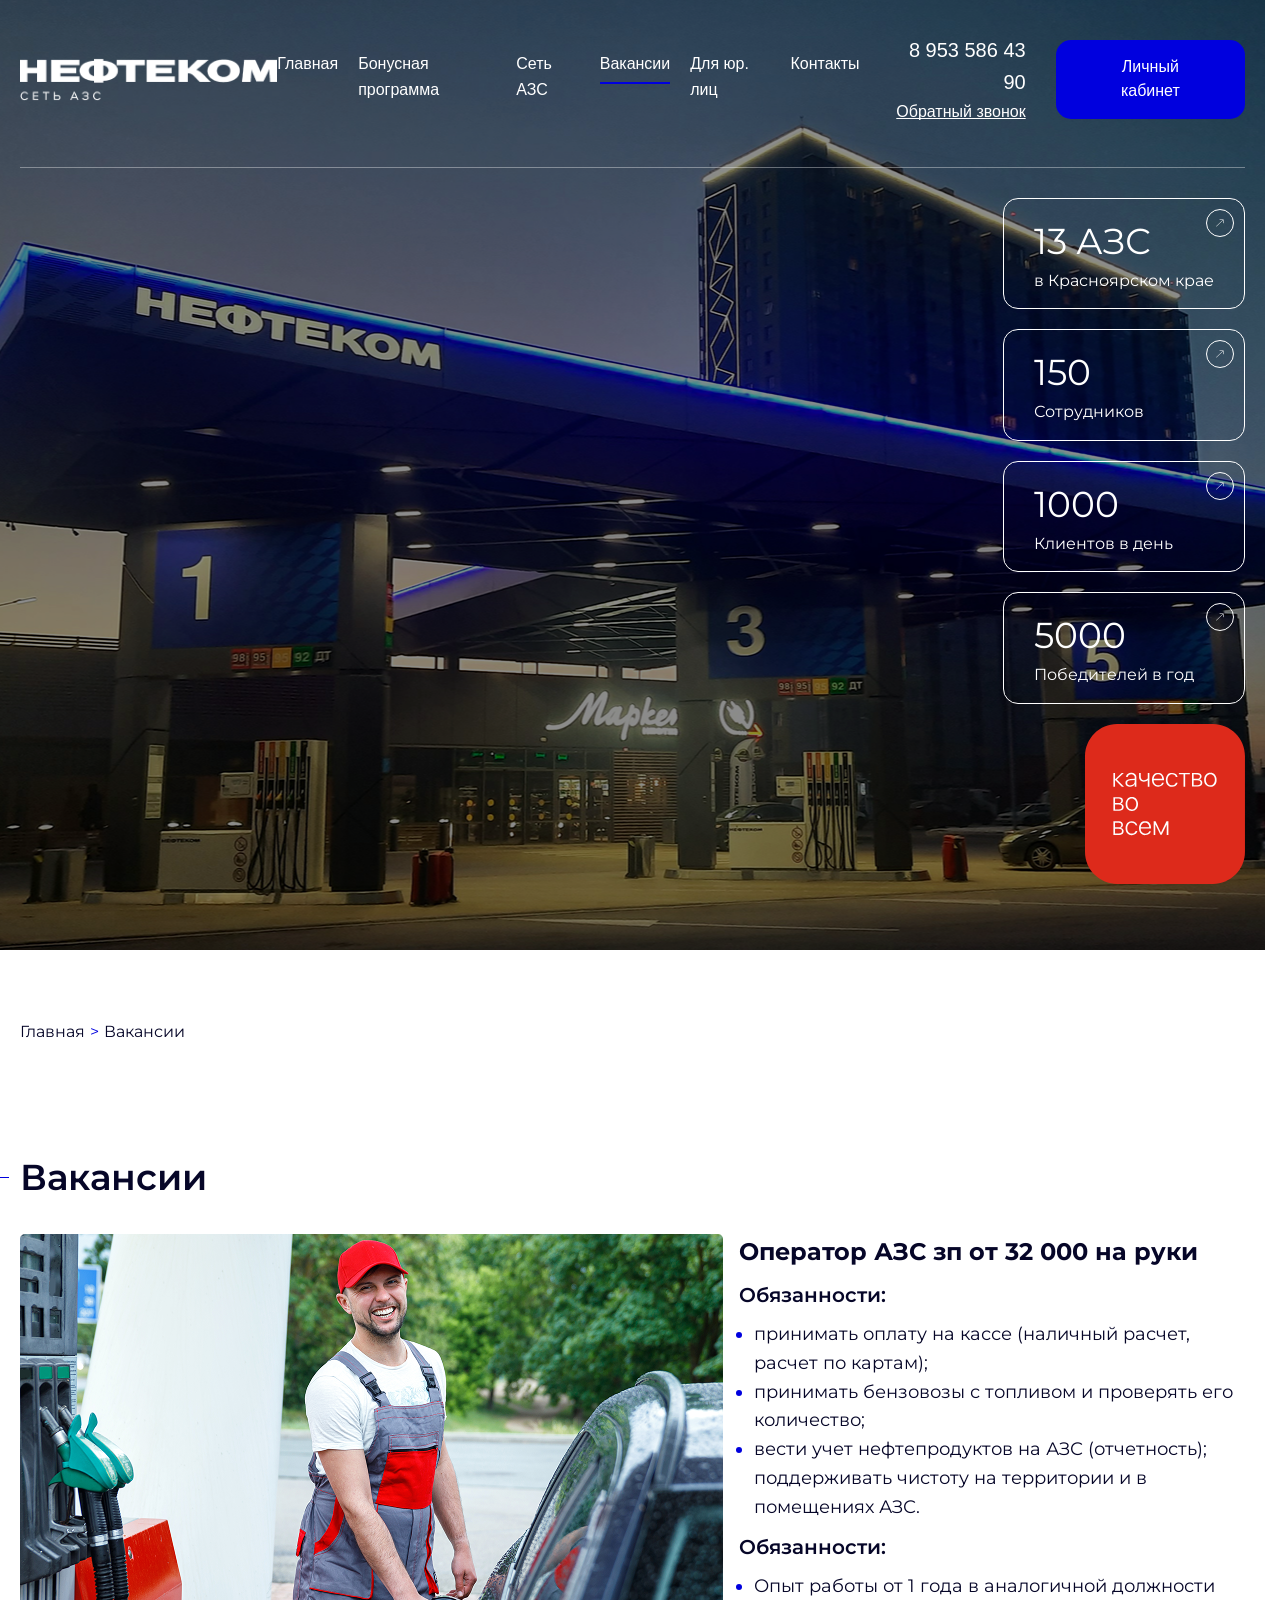
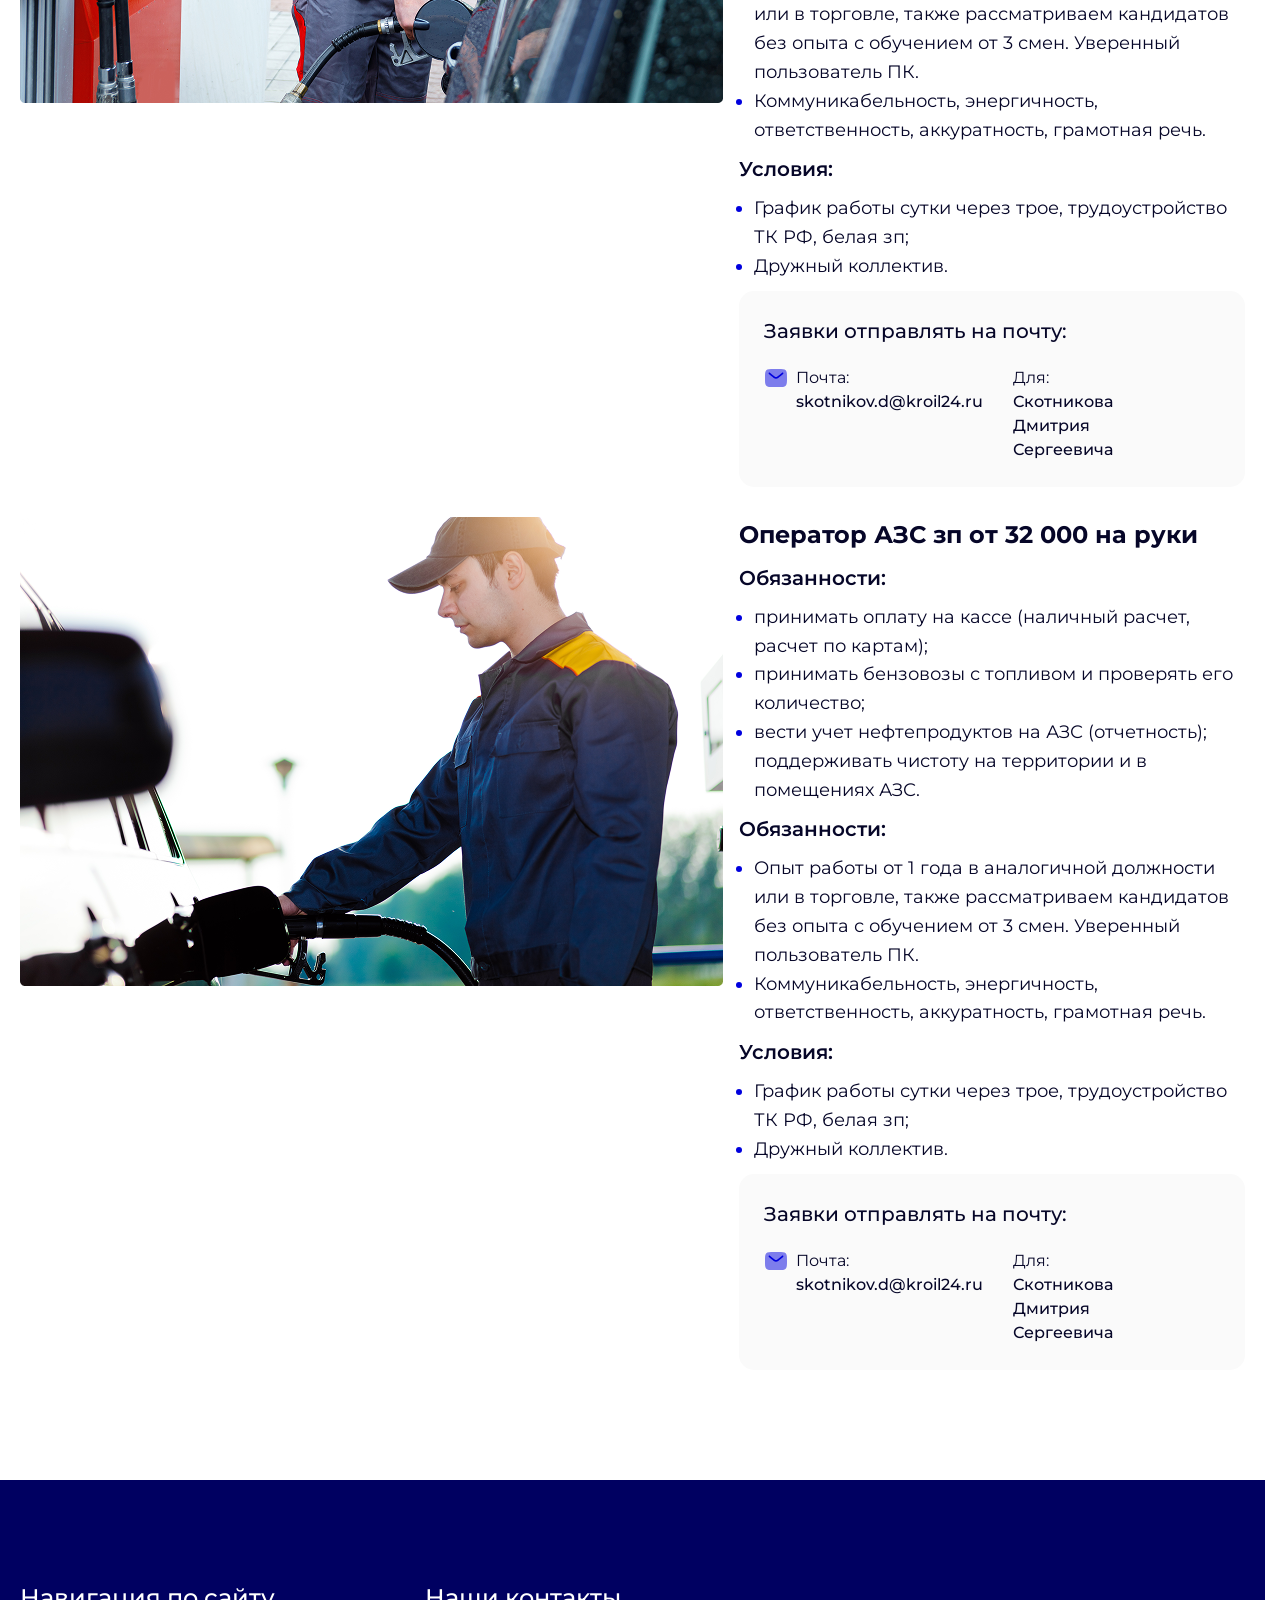
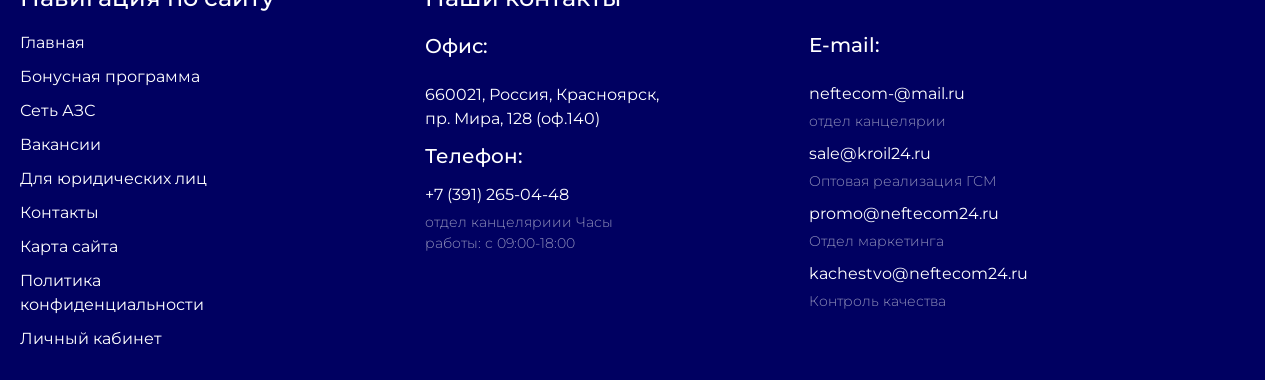
<file: vacancies.html>
<!DOCTYPE html>
<html lang="ru">
<head>
    <meta charset="UTF-8">
    <meta name="viewport" content="width=device-width, initial-scale=1.0">
    <title>Вакансии</title>
    <link rel="stylesheet" href="styles/vacancies.css">
    <script src="https://api-maps.yandex.ru/2.1/?apikey=26fb654c-b639-46a8-96ff-6b8a625b2871&lang=ru_RU"></script>
    <script src="scripts/map.js"></script>
</head>
<body>
    <header>
      <div class="container">
        <div class="header__content">
          <a class="logo" href="#"
            ><img src="images/logo.png" alt="Logo" class="header__logo"
          /></a>

          <div class="header__right">
            <nav class="header__nav">
              <ul class="header__nav-links">
                <li><a href="index.html" class="header__link">Главная</a></li>
                <li>
                  <a href="loyality.html" class="header__link"
                    >Бонусная программа</a
                  >
                </li>
                <li>
                  <a href="seti-azs.html" class="header__link"
                    >Сеть АЗС</a
                  >
                </li>
                <li><a href="vacancies.html" class="header__link active">Вакансии</a></li>
                <li><a href="dlya-ur-lic.html" class="header__link">Для юр. лиц</a></li>
                <li><a href="#" class="header__link">Контакты</a></li>
              </ul>
            </nav>

            <div class="call">
              <a class="number" href="tel:+89535864390">8 953 586 43 90</a>
              <a href="#" class="form__call">Обратный звонок</a>
            </div>

            <button class="header__btn">Личный кабинет</button>
          </div>
        </div>

        <div class="block__section">
          <div class="block__content">
            <div class="card__block-flex">
              <div class="card-item">
                <a href="#">
                  <div class="img--card">
                    <svg
                      class="card-img"
                      width="28"
                      height="28"
                      viewBox="0 0 28 28"
                      fill="none"
                      xmlns="http://www.w3.org/2000/svg"
                    >
                      <circle cx="14" cy="14" r="13.5" stroke="white" />
                      <path
                        d="M17.5892 14.0304V10.659C17.5892 10.5229 17.4708 10.4102 17.3279 10.4102H13.788C13.6451 10.4102 13.5267 10.5229 13.5267 10.659C13.5267 10.7951 13.6492 10.9118 13.7921 10.9118L16.7073 10.9157L10.1337 17.1801C10.0317 17.2773 10.0194 17.4251 10.1215 17.5223C10.2236 17.6195 10.3787 17.6079 10.4808 17.5106L17.0544 11.2501L17.0585 14.0265C17.0585 14.0965 17.0911 14.1587 17.136 14.2054C17.185 14.252 17.2504 14.2793 17.3238 14.2793C17.4708 14.2793 17.5892 14.1665 17.5892 14.0304Z"
                        fill="white"
                      />
                    </svg>
                  </div>
                  <a href="seti-azs.html" class="card__text">13 АЗС</a>
                  <p class="card__desc">в Красноярском крае</p>
                </a>
              </div>

              <div class="card-item">
                <a href="#">
                  <div class="img--card">
                    <svg
                      class="card-img"
                      width="28"
                      height="28"
                      viewBox="0 0 28 28"
                      fill="none"
                      xmlns="http://www.w3.org/2000/svg"
                    >
                      <circle cx="14" cy="14" r="13.5" stroke="white" />
                      <path
                        d="M17.5892 14.0304V10.659C17.5892 10.5229 17.4708 10.4102 17.3279 10.4102H13.788C13.6451 10.4102 13.5267 10.5229 13.5267 10.659C13.5267 10.7951 13.6492 10.9118 13.7921 10.9118L16.7073 10.9157L10.1337 17.1801C10.0317 17.2773 10.0194 17.4251 10.1215 17.5223C10.2236 17.6195 10.3787 17.6079 10.4808 17.5106L17.0544 11.2501L17.0585 14.0265C17.0585 14.0965 17.0911 14.1587 17.136 14.2054C17.185 14.252 17.2504 14.2793 17.3238 14.2793C17.4708 14.2793 17.5892 14.1665 17.5892 14.0304Z"
                        fill="white"
                      />
                    </svg>
                  </div>
                  <p class="card__text">150</p>
                  <p class="card__desc">Сотрудников</p>
                </a>
              </div>

              <div class="card-item">
                <a href="#">
                  <div class="img--card">
                    <svg
                      class="card-img"
                      width="28"
                      height="28"
                      viewBox="0 0 28 28"
                      fill="none"
                      xmlns="http://www.w3.org/2000/svg"
                    >
                      <circle cx="14" cy="14" r="13.5" stroke="white" />
                      <path
                        d="M17.5892 14.0304V10.659C17.5892 10.5229 17.4708 10.4102 17.3279 10.4102H13.788C13.6451 10.4102 13.5267 10.5229 13.5267 10.659C13.5267 10.7951 13.6492 10.9118 13.7921 10.9118L16.7073 10.9157L10.1337 17.1801C10.0317 17.2773 10.0194 17.4251 10.1215 17.5223C10.2236 17.6195 10.3787 17.6079 10.4808 17.5106L17.0544 11.2501L17.0585 14.0265C17.0585 14.0965 17.0911 14.1587 17.136 14.2054C17.185 14.252 17.2504 14.2793 17.3238 14.2793C17.4708 14.2793 17.5892 14.1665 17.5892 14.0304Z"
                        fill="white"
                      />
                    </svg>
                  </div>
                  <p class="card__text">1000</p>
                  <p class="card__desc">Клиентов в день</p>
                </a>
              </div>

              <div class="card-item">
                <a href="#">
                  <div class="img--card">
                    <svg
                      class="card-img"
                      width="28"
                      height="28"
                      viewBox="0 0 28 28"
                      fill="none"
                      xmlns="http://www.w3.org/2000/svg"
                    >
                      <circle cx="14" cy="14" r="13.5" stroke="white" />
                      <path
                        d="M17.5892 14.0304V10.659C17.5892 10.5229 17.4708 10.4102 17.3279 10.4102H13.788C13.6451 10.4102 13.5267 10.5229 13.5267 10.659C13.5267 10.7951 13.6492 10.9118 13.7921 10.9118L16.7073 10.9157L10.1337 17.1801C10.0317 17.2773 10.0194 17.4251 10.1215 17.5223C10.2236 17.6195 10.3787 17.6079 10.4808 17.5106L17.0544 11.2501L17.0585 14.0265C17.0585 14.0965 17.0911 14.1587 17.136 14.2054C17.185 14.252 17.2504 14.2793 17.3238 14.2793C17.4708 14.2793 17.5892 14.1665 17.5892 14.0304Z"
                        fill="white"
                      />
                    </svg>
                  </div>
                  <p class="card__text">5000</p>
                  <p class="card__desc">Победителей в год</p>
                </a>
              </div>

              <div class="quality-all">
                <img
                  class="quality__img"
                  src="images/Vector.svg"
                  draggable="false"
                  alt=""
                />
              </div>
            </div>
          </div>
        </div>
      </div>
    </header>

    <main>
        
        <section class="vacancies__section">
            <div class="container">
            <div class="home__bonus-text">
          <p class="home__bonus">
            <a class="home__link" href="index.html">Главная</a>
            <span class="home__span">&#62;</span> Вакансии
          </p>
        </div>

        <div class="gas__title">
          <h1 class="gas__text">Вакансии</h1>
        </div>

        <div class="vacancies__wrapper">
          <img src="images/vacans first.png" alt="" class="vacancies__img">
        <div class="vacancies__item">
            
            <h1 class="vacans__text">Оператор АЗС зп от 32 000 на руки</h1>
            <p class="vacans__desc">Обязанности:</p>
            <ul class="vacans__ul">
              <li class="vacans__title">принимать оплату на кассе (наличный расчет, расчет по картам);</li>
              <li class="vacans__title">принимать бензовозы с топливом и проверять его количество;</li>
              <li class="vacans__title">вести учет нефтепродуктов на АЗС (отчетность); поддерживать чистоту на территории и в помещениях АЗС.</li>
            </ul>

            
            <p class="vacans__desc">Обязанности:</p>

            <ul class="vacans__ul">
              <li class="vacans__title">Опыт работы от 1 года в аналогичной должности или в торговле, также рассматриваем кандидатов без опыта с обучением от 3 смен. Уверенный пользователь ПК.</li>
              <li class="vacans__title">Коммуникабельность, энергичность, ответственность, аккуратность, грамотная речь.</li>
            </ul>

            <p class="vacans__desc">Условия:</p>
            <ul class="vacans__ul">
              <li class="vacans__title">График работы сутки через трое, трудоустройство ТК РФ, белая зп;</li>
              <li class="vacans__title">Дружный коллектив.</li>
            </ul>

            <div class="vacans__gird">
              
            <p class="mail-requst">Заявки отправлять на почту:</p>
              <div class="item__grid">
                <img class="grid__mail-img" src="images/email.svg" alt="">
                <div class="grid__item-text">
                 <p class="gird-mail-text">Почта:</p>
                 <a href="mailto:skotnikov.d@kroil24.ru" class="gird-mail">skotnikov.d@kroil24.ru</a>
                </div>
                <div class="grid__item-text">
                 <p class="gird-mail-text">Для:</p>
                 <p class="gird-mail">Скотникова Дмитрия Сергеевича</p>
                </div>
</div>
            </div>
        </div>
    </div>

     <div class="vacancies__wrapper">
          <img src="images/vacans second.png" alt="" class="vacancies__img">
        <div class="vacancies__item">
            
            <h1 class="vacans__text">Оператор АЗС зп от 32 000 на руки</h1>
            <p class="vacans__desc">Обязанности:</p>
            <ul class="vacans__ul">
              <li class="vacans__title">принимать оплату на кассе (наличный расчет, расчет по картам);</li>
              <li class="vacans__title">принимать бензовозы с топливом и проверять его количество;</li>
              <li class="vacans__title">вести учет нефтепродуктов на АЗС (отчетность); поддерживать чистоту на территории и в помещениях АЗС.</li>
            </ul>

            
            <p class="vacans__desc">Обязанности:</p>

            <ul class="vacans__ul">
              <li class="vacans__title">Опыт работы от 1 года в аналогичной должности или в торговле, также рассматриваем кандидатов без опыта с обучением от 3 смен. Уверенный пользователь ПК.</li>
              <li class="vacans__title">Коммуникабельность, энергичность, ответственность, аккуратность, грамотная речь.</li>
            </ul>

            <p class="vacans__desc">Условия:</p>
            <ul class="vacans__ul">
              <li class="vacans__title">График работы сутки через трое, трудоустройство ТК РФ, белая зп;</li>
              <li class="vacans__title">Дружный коллектив.</li>
            </ul>

            <div class="vacans__gird">
              
            <p class="mail-requst">Заявки отправлять на почту:</p>
              <div class="item__grid">
                <img class="grid__mail-img" src="images/email.svg" alt="">
                <div class="grid__item-text">
                 <p class="gird-mail-text">Почта:</p>
                 <a href="mailto:skotnikov.d@kroil24.ru" class="gird-mail">skotnikov.d@kroil24.ru</a>
                </div>
                <div class="grid__item-text">
                 <p class="gird-mail-text">Для:</p>
                 <p class="gird-mail">Скотникова Дмитрия Сергеевича</p>
                </div>
</div>
            </div>
        </div>
    </div>

    </div>
        </section>

    </main>

    <footer>
      <div class="container">
        <div class="footer__content">
          <nav class="footer__nav">
            <div class="site__nav">
              <p class="site__title">Навигация по сайту</p>
              <ul class="footer__ul">
                <div class="content">
              <li><a href="index.html" class="footer__links">Главная</a></li>
              <li><a href="loyality.html" class="footer__links">Бонусная программа</a></li>
              <li><a href="seti-azs.html" class="footer__links">Сеть АЗС</a></li>
              <li><a href="#" class="footer__links">Вакансии</a></li>
              <li><a href="#" class="footer__links">Для юридических лиц</a></li>
              <li><a href="#" class="footer__links">Контакты</a></li>
              <li><a href="#" class="footer__links">Карта сайта</a></li>
              <li><a href="#" class="footer__links">Политика конфиденциальности</a></li>
              <li><a href="#" class="footer__links">Личный кабинет</a></li>
            </div>
            </ul>
            </div>

            <div class="site__nav--second">
              <p class="site__title">Наши контакты</p>
              <ul class="footer__ul">
                <div class="content">
                <p class="office">Офис:</p>
                <p class="adress">660021, Россия, Красноярск,<br> 
пр. Мира, 128 (оф.140)</p>
                  <div class="tel">
                  <p class="telephone">Телефон:</p>
                  <a href="tel:+78912650448" class="telephone__number">+7 (391) 265-04-48</a>
                  <p class="tel__desc">отдел канцеляриии
Часы работы: с 09:00-18:00</p>
                </div>
              </div>
              </ul>
            </div>

            <div class="site__nav--third">
              <ul class="footer__ul">
                
                <div class="content">
                  <p class="email-text">E-mail:</p>
                <div class="mail">
                <a href="mailto:neftecom-@mail.ru" class="email">neftecom-@mail.ru</a>
                <p class="email__desc">отдел канцелярии</p>
              </div>

              <div class="mail">
                <a href="mailto:sale@kroil24.ru" class="email">sale@kroil24.ru</a>
                <p class="email__desc">Оптовая реализация ГСМ</p>
              </div>

              <div class="mail">
                <a href="mailto:promo@neftecom24.ru" class="email">promo@neftecom24.ru</a>
                <p class="email__desc">Отдел маркетинга</p>
              </div>

              <div class="mail">
                <a href="mailto:kachestvo@neftecom24.ru" class="email">kachestvo@neftecom24.ru</a>
                <p class="email__desc">Контроль качества</p>
              </div>
            </div>
              </ul>
            </div>

          </nav>

            <div id="map-test-7" class="map4">
                
            </div>

            
            
        </div>


        
      </div>
    </footer>

</body>
</html>
</file>
<file: styles/site-map.css>
@import url(../styles/reset.css);
@import url("https://fonts.googleapis.com/css2?family=Montserrat:wght@100..900&display=swap");

:root {
  --blue: #0000de;
  --light-gray: #fafafa;
  --main-font: "Montserrat", sans-serif;
  --second-font: "Manrope", sans-serif;
  --dark-blue: #060628;
}

main {
  font-family: var(--main-font);
}

.container {
  max-width: 1400px;
  margin: 0 auto;
  padding: 0 20px;
}

header {
  padding: 34px 0;
  /* min-height: 950px; - УДАЛЕНО, чтобы шапка не была гигантской */
  position: relative;
  background: white;
  font-family: var(--second-font); /* Использована переменная вместо жестко заданного шрифта */
  margin-bottom: 70px;
}

.header__content {
  display: flex;
  justify-content: space-between;
  align-items: center;
  position: relative;
  z-index: 1;
  padding-bottom: 42px;
  border-bottom: 1px solid #575757;
}

.header__right {
  display: flex;
  align-items: center;
  gap: 30px;
}

.header__nav-links {
  display: flex;
  gap: 20px;
}

.header__link {
  font-weight: 400;
  font-size: 16px;
  line-height: 160%;
  color: #060628;
  text-decoration: none;
  transition: 0.2s;
  padding: 0 0 5px 0;
}

.header__link.active {
  border-bottom: 2px solid var(--blue);
}

.header__link:hover:not(.active) {
  border-bottom: 1px solid var(--blue);
}

.call {
  display: flex;
  flex-direction: column;
  gap: 1px;
}

.number {
  font-weight: 400;
  font-size: 20px;
  line-height: 160%;
  color: #060628;
  text-decoration: none;
  text-align: end;
}

.form__call {
  font-weight: 400;
  font-size: 16px;
  line-height: 160%;
  text-decoration: underline;
  text-decoration-skip-ink: none;
  color: #060628;
  display: flex;
  justify-content: flex-end;
}

.header__btn {
  padding: 15px 38px;
  border-radius: 15px;
  background: var(--blue);
  color: white;
  border: none;
  cursor: pointer;
  font-weight: 400;
  font-size: 16px;
  line-height: 153%;
}

.home__bonus-text {
  margin: 0; 
}
.home__link {
  font-weight: 400;
font-size: 16px;
margin-bottom: 50px;
color: #060628;
text-decoration: none;
&:hover {
  color: #0d6efd;
}
}

.gas__text {
    position: relative;
    font-weight: 600;
    color: var(--dark-blue);
    font-size: 36px;
    margin-bottom: 30px;
}

.gas__text::before {
    content: "";
    width: 26px;
    height: 1px;
    background: #0000de;
    position: absolute;
    top: 50%;
    left: -3%;
}


ul {
    list-style: disc;

}

.site-map-title {
font-weight: 500;
font-size: 16px;
color: #060628;
}

.site-map-li {
  color: #060628;
  transition: .2s;
  &:hover {
    color: #0d6efd;
  }
}

li::marker {
    color: var(--blue);
}

.header__nav-links {
    list-style: none;
    cursor: pointer;
}

.site-map-ul {
  display: flex;
  flex-direction: column;
}
</file>
<file: styles/loyality.css>
@import url('style.css');
@import url("https://fonts.googleapis.com/css2?family=Montserrat:wght@100..900&display=swap");
@import url('reset.css');


:root {
  --blue: #0000de;
  --light-gray: #fafafa;
  --main-font: "Montserrat", sans-serif;
  --second-font: "Manrope", sans-serif;
}





.form__call {
  display: flex;
  justify-content: flex-end;
}



.block__section {
  margin-top: 65px;
  margin-top: 30px;
}

.block__content {
  display: flex;
  justify-content: flex-end;
}

.card__block-flex {
  display: flex;
  flex-direction: column;
  gap: 20px;
}

.card-item {
  position: relative;
  border: 1px solid white;
  border-radius: 15px;
  padding: 15px 30px;
  flex-direction: column;
  gap: 10px;
  transition: .2s ease;
}

.card-item:hover  {
  background: #0000de;
  border-color: #0000de;

}

.img--card {
  display: flex;
  justify-content: flex-end;
}

.card-img {
  position: absolute;
  display: flex;
  justify-content: flex-end;
  right: 10px;
  top: 10px;
  transition: .2s;
  color: white;
  
  
}

.card-img:hover {
    fill: white;
}

.card__text {
  font-family: var(--main-font);
  font-weight: 400;
font-size: 36px;
color: #fff;
}

.card__desc {
  font-family: var(--main-font);
  font-weight: 400;
  font-size: 16px;
  line-height: 160%;
  color: #ffff;
  text-align: start;
}

.quality-all {
  display: flex;
  justify-content: flex-end;
}



.loyality__section {
  font-family: var(--main-font);
  margin-bottom: 73px;
}

.home__bonus-text {
  
}

.home__bonus {
  display: flex;
  gap: 5px;
  font-weight: 400;
font-size: 16px;
color: #060628;
}

.home__span {
  color: var(--blue);
}

.loality__programm {
  display: flex;
  flex-direction: column;
  gap: 10px;
}

.loaylity__text {
  position: relative;
font-weight: 600;
font-size: 36px;
color: #060628;
}

.loaylity__text::before {
  content: "";
  height: 1px;
  width: 26px;
  position: absolute;
  background-color: #0000de;
  top: 30px;
  left: -50px;
  
}

  th {
    max-width: 343px;
    
  }

.loyality__desc {
  font-weight: 400;
font-size: 20px;
line-height: 153%;
color: #060628;
margin-bottom: 37px;
}

.table__wrapper {
  margin: 40px auto;
  border: 1px solid var(--blue);
  border-radius: 15px;
  overflow: hidden;
}

table {
        width: 100%;
        text-align: center;
    }

    thead {
        background: #0b00ff;
        color: white;
    }

    thead th {
        padding: 16px 12px;
        font-weight: 500;
        line-height: 1.4;
    }

    tbody {
      font-weight: 500;
font-size: 16px;
text-align: center;
color: #060628;
    }

    tbody td {
        padding: 16px 12px;
        color: #222;
    }

    tbody tr:nth-child(even) {
        background: rgba(0, 0, 232, 0.04);
    }

    tbody tr:nth-child(odd) {
        background: #ffffff;
    }

    


.under {
  display: flex;
  justify-content: space-between;
}

.undertable__text {
 
}

.under__text {
    font-weight: 400;
font-size: 18px;
line-height: 153%;
color: #060628;
}

.under__span {
    font-weight: 400;
font-size: 18px;
line-height: 153%;
color: #0000e8;
}

.under__button {
  text-align: center;
  display: flex;
  align-items: center;
}

.under__btn {
  background: var(--blue);
  padding: 25px 50px;
  border-radius: 15px;
  margin-bottom: 61px;  
  color: #fff;
}

.virtual__card__item {
  opacity: 0;
  transform: translateY(40px);
  transition:
    opacity 0.6s ease,
    transform 0.6s ease;
}

.virtual__card__item.show {
  opacity: 1;
  transform: translateY(0);
}

.under__card-content {
  display: grid;
  grid-template-columns: repeat(3, 1fr);
  gap: 15px;
}

.item__under {
  display: flex;
  flex-direction: column;
  gap: 20px;
  align-content: space-between;
  align-items: center;
  border-radius: 15px;
  background: #fafafa;
  text-align: center;
 padding: 15px 20px 30px 20px;
 opacity: 0;
  transform: translateY(60px);
  transition: all 0.8s cubic-bezier(0.22, 1, 0.36, 1);
}

.item__under:nth-child(1) {
  transition-delay: 0.1s;
}

.item__under:nth-child(2) {
  transition-delay: 0.3s;
}

.item__under:nth-child(3) {
  transition-delay: 0.5s;
}

.item__under.show {
  opacity: 1;
  transform: translateY(0);
}

.under__img {
  background: #fff;
  border: 20px solid #fff;
  border-radius: 15px;
}

.item__under-text {
      font-weight: 400;
font-size: 20px;
line-height: 160%;
text-align: center;
color: #060628;
}   

.virtual__card-link {
  text-decoration: underline;
  color: var(--blue);
}

.virtual__card-link:hover {
  text-decoration: none;
}

.home__link {
  color: #060628;
  transition: .2s;
}

.home__link:hover {
  color: #0d6efd;
}

.virtual__card-section {
  font-family: var(--main-font);
  margin-bottom: 15px;
}



.virtual__card__content {
  display: grid;
  grid-template-columns: repeat(3, 1fr);
  gap: 20px;
}

.virtual__card__item {
  background: #f5f5f5;
  border-radius: 20px;
  padding: 30px 20px;
  text-align: center;
  display: flex;
  flex-direction: column;
  align-items: center;
  gap: 15px;
}

.virtual__card-number {
    background: var(--blue);
    padding: 30px;
    max-width: 70px;
    max-height: 70px;
    display: flex;
    border-radius: 15px;
    font-weight: 500;
    font-size: 20px;
    justify-content: center;
    align-items: center;
    color: #fff;
}

.virtual__card__title {
  
}

.store-link {
  color: var(--blue);
  text-decoration: underline;
}

.store-link:hover {
  text-decoration: none;
}

.info-for {
  margin-bottom: 20px;

  font-size: 18px;
  font-weight: 600;
  color: #222;
}

.info-section {
  padding: 15px 0;
}

.info-section__wrapper {
  display: flex;
  gap: 24px;
  
}


.info-section__left {
  flex: 1;
  display: flex;
  align-items: center;
  background: #f5f5fe;
  border-radius: 15px;
  padding: 24px;
}

.info-section__text {
  font-weight: 400;
  font-size: 16px;
  color: #060628;
  
}

.info-section__link {
  color: var(--blue);
  text-decoration: underline;
}


.info-section__right {
  background: #f5f5f7;
  border-radius: 16px;
  padding: 24px;
}

.info-for {
  font-weight: 500;
font-size: 20px;
text-align: start;
color: #060628;
}

.info-grid {
  display: grid;
  grid-template-columns: repeat(3, 1fr);
  gap: 24px;

  margin-bottom: 24px;
}

.info-item {
  display: flex;
  align-items: flex-start;
  gap: 10px;
}

.info-item img {
  width: 18px;
  height: 18px;
  margin-top: 2px;
}

.info-item__text {
  display: flex;
  flex-direction: column;
  gap: 4px;
}

.info-item__text span {
  font-weight: 400;
  font-size: 16px;
  color: #060628;
}

.info-item__text a {
  font-weight: 500;
font-size: 16px;
color: #060628;
  white-space: nowrap;
}

.info-item__text a:hover {
  text-decoration: underline;
}

.vk-btn {
  display: inline-flex;
  align-items: center;
  gap: 10px;

  padding: 12px 18px;

  border: 1px solid var(--blue);
  border-radius: 5px;

  font-weight: 400;
font-size: 16px;
color: #060628;

  transition: 0.3s ease;
}

.vk-btn:hover {
  
  color: #0d6efd;
}

@media (max-width: 1100px) {

  .info-section__wrapper {
    flex-direction: column;
  }

  .info-section__right {
    flex: 1;
  }

  .info-grid {
    grid-template-columns: 1fr;
  }

}

#map-test-3 {
    width: 100%;
    height: 323px;
    border-radius: 15px;
    overflow: hidden;
}
</file>
<file: styles/physical-face.css>
@import url(../styles/reset.css);
@import url(../styles/loyality.css);
@import url(../styles/style.css);
@import url("https://fonts.googleapis.com/css2?family=Montserrat:wght@100..900&display=swap");
:root {
  --blue: #0000de;
  --light-gray: #fafafa;
  --main-font: "Montserrat", sans-serif;
  --second-font: "Manrope", sans-serif;
  --dark-blue: #060628;
  
}

strong {
    font-family: var(--main-font);
font-weight: 600;
font-size: 20px;
line-height: 153%;
color: #060628;
margin-right: 5px;
}

.phys-section {
    font-family: var(--main-font);
    margin-bottom: 100px;
}
.home__bonus-text {

    margin-bottom: 106px;
}

.phys-content {
    display: flex;
    flex-direction: column;
    gap: 30px;
    font-weight: 400;
font-size: 20px;
line-height: 153%;
color: #060628;
}

footer {
    flex-shrink: 0;
}

html, body {
  height: 100%;
  margin: 0;
}

.card__desc {
  font-family: var(--main-font);
  font-weight: 400;
  font-size: 16px;
  line-height: 160%;
  color: #ffff;
  text-align: start;
}

#map-test-5 {
    width: 100%;
    height: 323px;
    border-radius: 15px;
    overflow: hidden;
}
</file>
<file: styles/seti-azs.css>
@import url(../styles/reset.css);
@import url(../styles/style.css);
@import url(../styles/physical-face.css);
@import url("https://fonts.googleapis.com/css2?family=Montserrat:wght@100..900&display=swap");
:root {
  --blue: #0000de;
  --light-gray: #fafafa;
  --main-font: "Montserrat", sans-serif;
  --second-font: "Manrope", sans-serif;
  --dark-blue: #060628;
  
}

.home__bonus-text {
    margin-bottom: 50px;
}
.card__text {
  font-family: var(--main-font);
  font-weight: 400;
font-size: 36px;
color: #fff;
}

.gas__section {
    font-family: var(--main-font);
    color: var(--dark-blue);
}

.gas__text {
    position: relative;
    font-weight: 600;
    font-size: 36px;
    margin-bottom: 30px;
}

.gas__text::before {
    content: "";
    width: 26px;
    height: 1px;
    background: #0000de;
    position: absolute;
    top: 50%;
    left: -3%;
}


.azs-grid {
    display: grid;
    grid-template-columns: repeat(3, 1fr);
    align-items: start;
    gap: 15px;
}




.azs-item {
    background: #fafafa;
    display: flex;
    flex-direction: column;
    gap: 10px;
    padding: 20px 50px 20px 50px;
    border-radius: 15px;
    opacity: 0;
  transform: translateY(100px);
  transition: all 0.8s ease;
}

.azs-item.show {
  opacity: 1;
  transform: translateY(0);
}

.azs-title {
    color: var(--dark-blue);
    font-weight: 600;
font-size: 20px;
    
}

.azs-list {
 
    
}
.azs-name {
    padding-left: 18px;
    position: relative;
    font-weight: 400;
    text-wrap: nowrap;
font-size: 18px;
line-height: 160%;
color: #060628;
}

.azs-name::before {
    content: "•";
    position: absolute;
    font-size: 50px;
    line-height: 1.5;
    color: #0000de;
    left: 0;
    top: 35%;
    transform: translateY(-50%);
}

@media (max-width: 320px) {
    .azs-grid {
        grid-template-columns: 1fr;
    }
}

#map-test-4 {
    width: 100%;
    height: 323px;
    border-radius: 15px;
    overflow: hidden;
}

#map-test-6 {
    width: 100%;
    height: 613px;
    border-radius: 15px;
    overflow: hidden;
    margin-top: 30px;
    margin-bottom: 60px;
}

.fuel-table {
  width: 100%;
  border-collapse: collapse;
}

.fuel-table__row--head .fuel-table__cell {
  color: #fff;
  font-weight: 600;
  padding: 16px 12px;
  text-align: center;
}

.table__wrapper {
    border-left: none;
    border-right: none;
    border-bottom: none;
}
</file>
<file: styles/vacancies.css>
@import url(../styles/reset.css);
@import url(../styles/style.css);
@import url(../styles/physical-face.css);
@import url("https://fonts.googleapis.com/css2?family=Montserrat:wght@100..900&display=swap");
:root {
  --blue: #0000de;
  --light-gray: #fafafa;
  --main-font: "Montserrat", sans-serif;
  --second-font: "Manrope", sans-serif;
  --dark-blue: #060628;
  
}

.header__nav-links {
    list-style: none;
}

.vacancies__section {
    margin-bottom: 50px;
    font-family: var(--main-font);
}

.home__bonus {
    font-weight: 400;
    font-size: 16px;
    color: var(--dark-blue);
}

.gas__text {
    position: relative;
    font-weight: 600;
    color: var(--dark-blue);
    font-size: 36px;
    margin-bottom: 30px;
}

.gas__text::before {
    content: "";
    width: 26px;
    height: 1px;
    background: #0000de;
    position: absolute;
    top: 50%;
    left: -3%;
}

ul {
    list-style: disc;
    color: #0000de;
}

.vacancies__wrapper {
    display: flex;
    gap: 16px;
}

.vacancies__img {
    max-width: 703px;
    max-height: 469px;
}

.vacancies__item {

}

.vacans__text {
    font-weight: 700;
    font-size: 24px;
    color: var(--dark-blue);
}

.vacans__desc {
    font-weight: 600;
    font-size: 20px;
    color: var(--dark-blue);
    padding: 10px 0 10px 0;
}

.vacans__ul {
    margin-left: 15px;
    
}

.vacans__title {
    font-weight: 400;
    font-size: 18px;
    line-height: 160%;
    color: var(--dark-blue);
}

li::marker {
    color: var(--blue);
}


.mail-requst {
    font-weight: 500;
    font-size: 20px;
    color: var(--dark-blue);
    padding-bottom: 20px;
    
}

.vacans__gird {
    display: grid;
    grid-template-columns: repeat(2, 1fr);
    background:  #fafafa;
    display: flex;
    flex-direction: column;
    padding: 25px;
    border-radius: 15px;
    margin-bottom: 30px;
    margin-top: 10px;
}

.item__grid {
    display: flex;
}

.grid__item-text {
    display: flex;
    flex-direction: column;
    margin-right: 30px;
}

.grid__mail-img {
    max-width: 24px;
    max-height: 24px;
    margin-right: 8px;
}

.gird-mail-text {
    font-weight: 400;
    font-size: 16px;
     color: var(--dark-blue);
}

.gird-mail {
    font-weight: 500;
    font-size: 16px;
    color: var(--dark-blue);    
}

.footer__ul {
    list-style: none;
}

#map-test-7 {
    width: 100%;
    height: 323px;
    border-radius: 15px;
    overflow: hidden;
}
</file>
